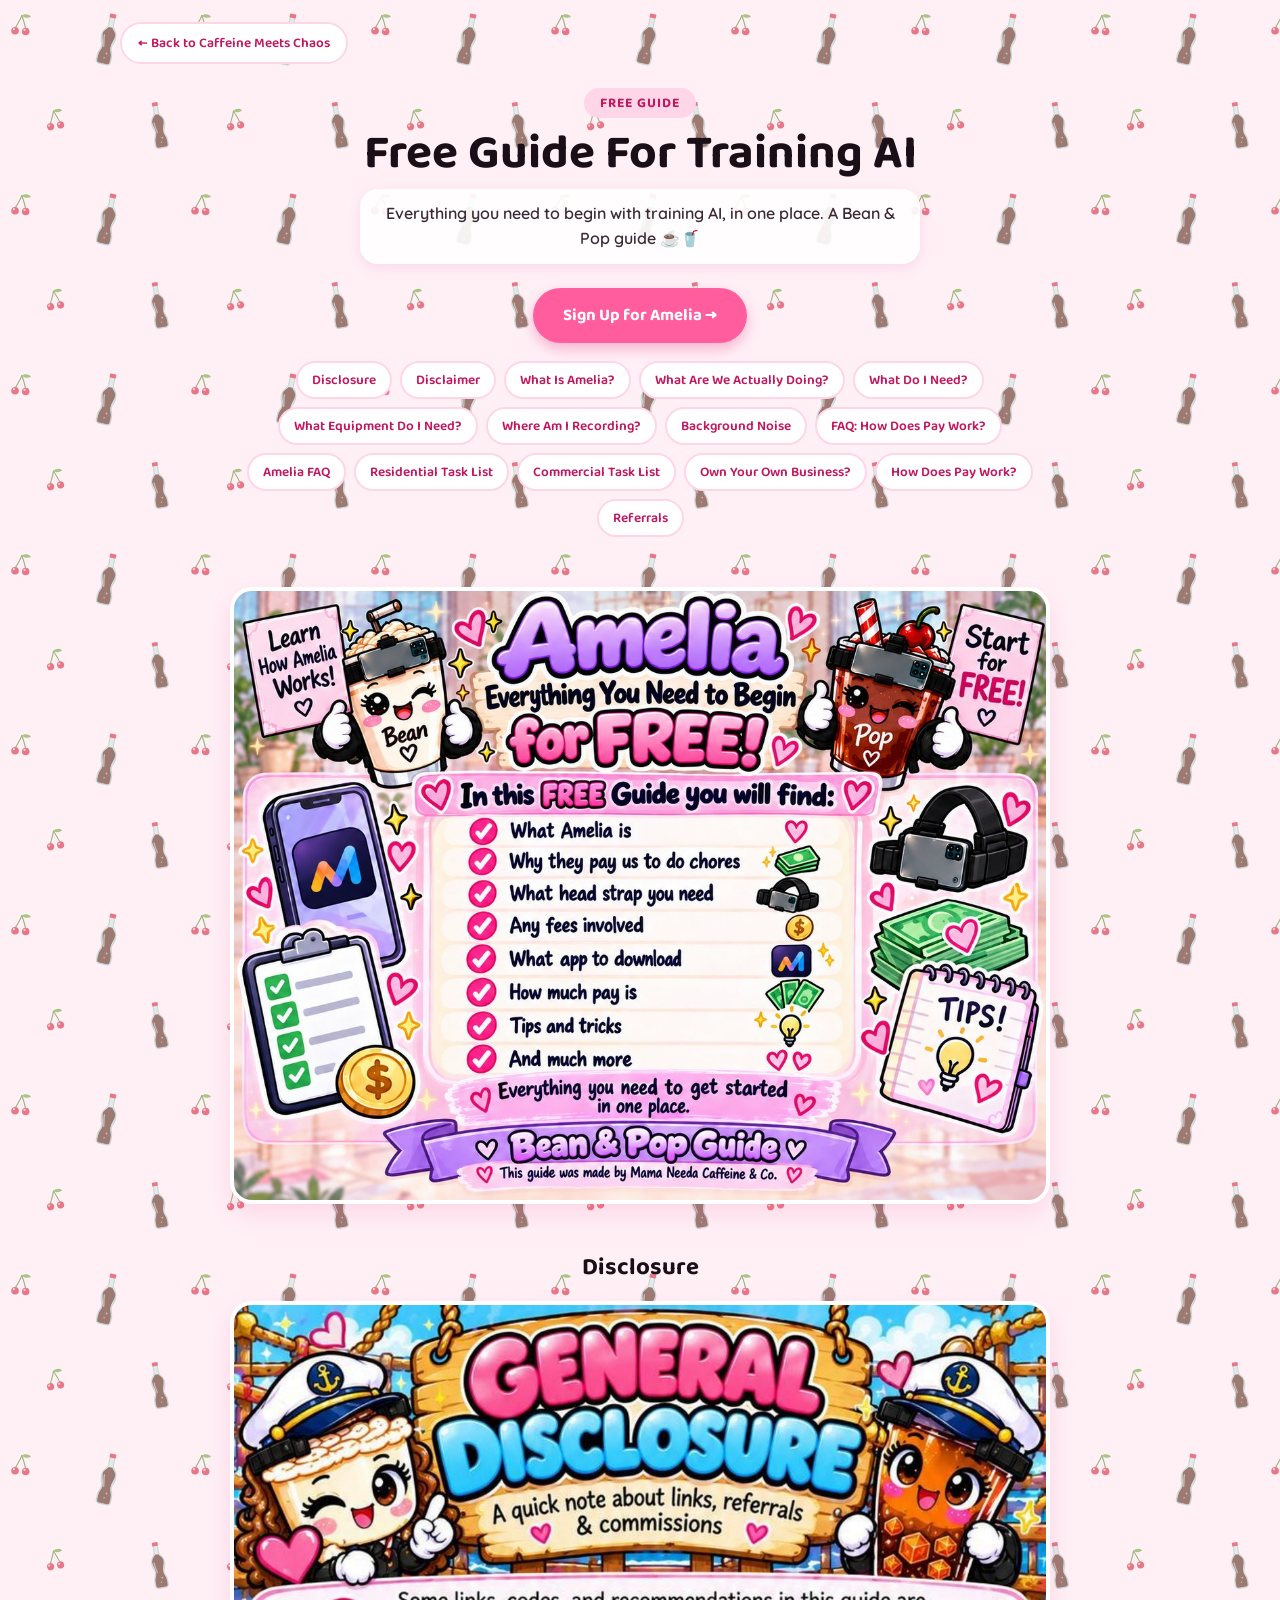
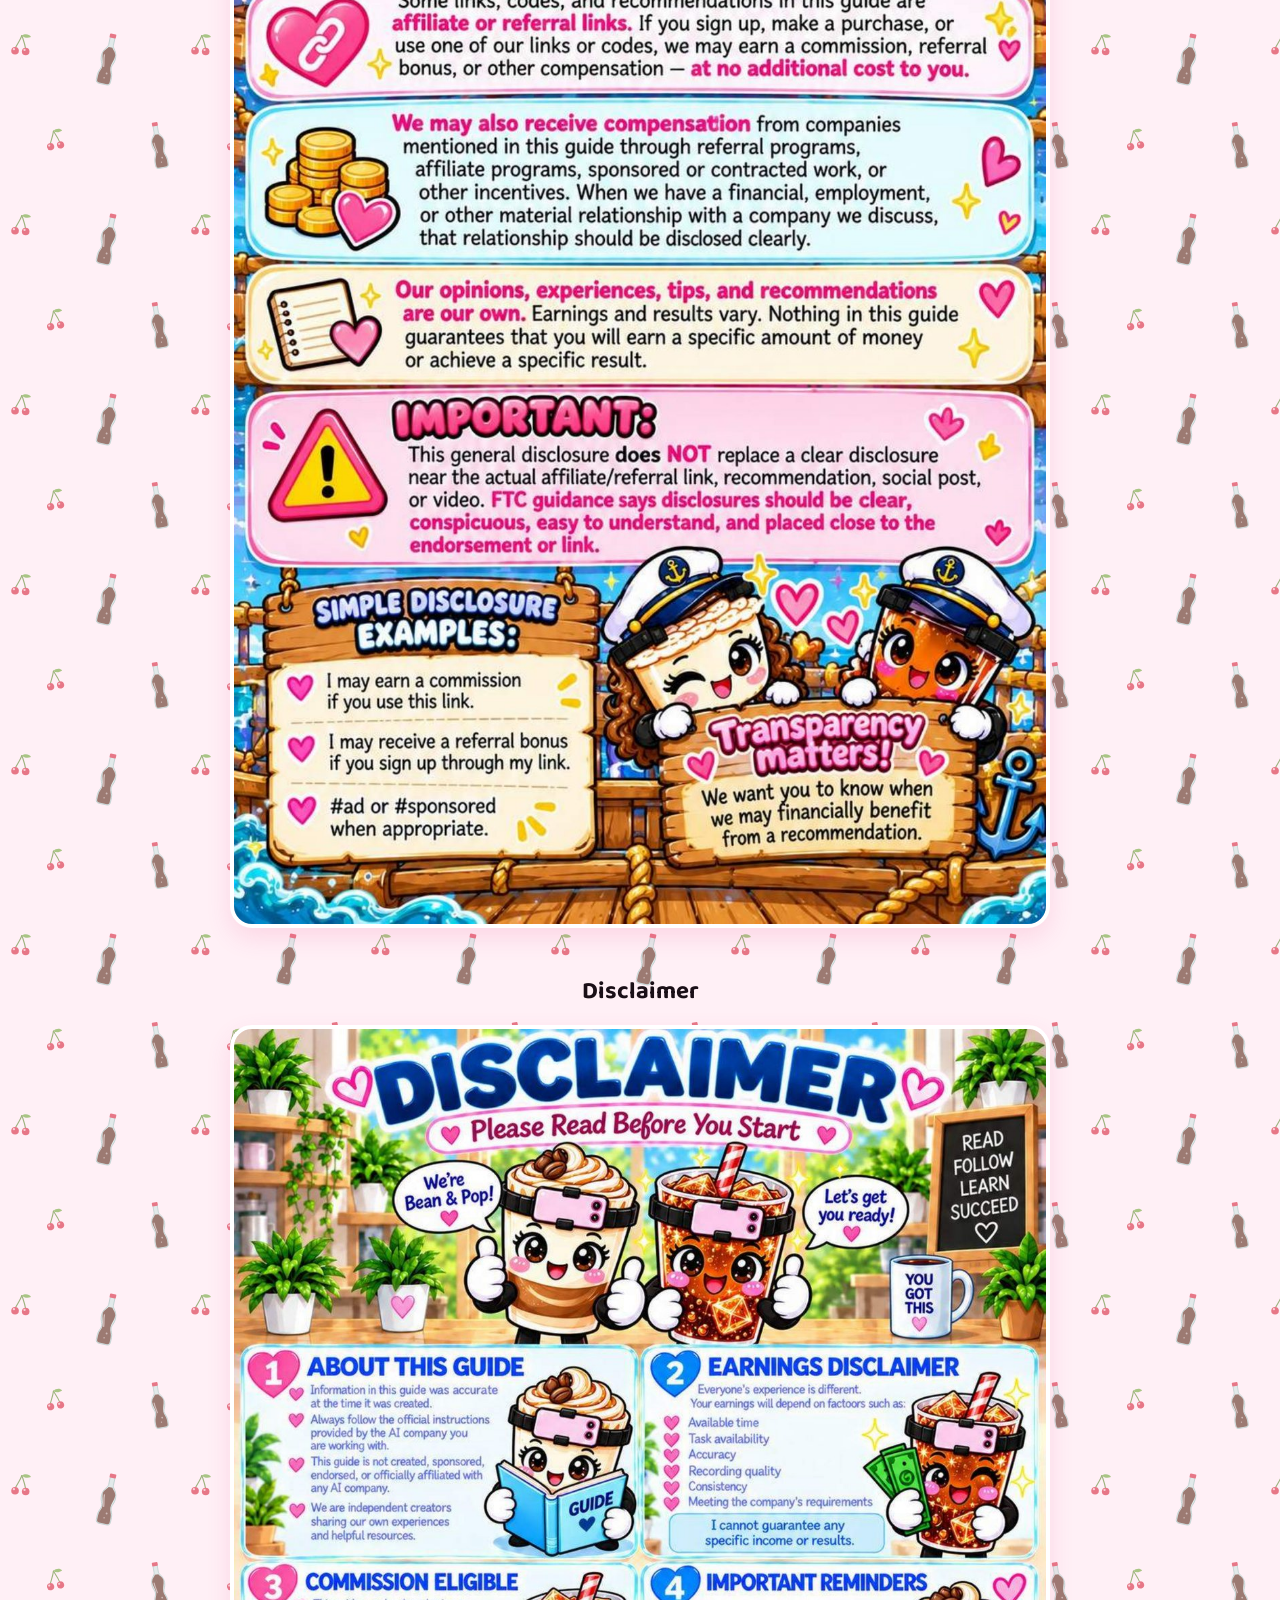
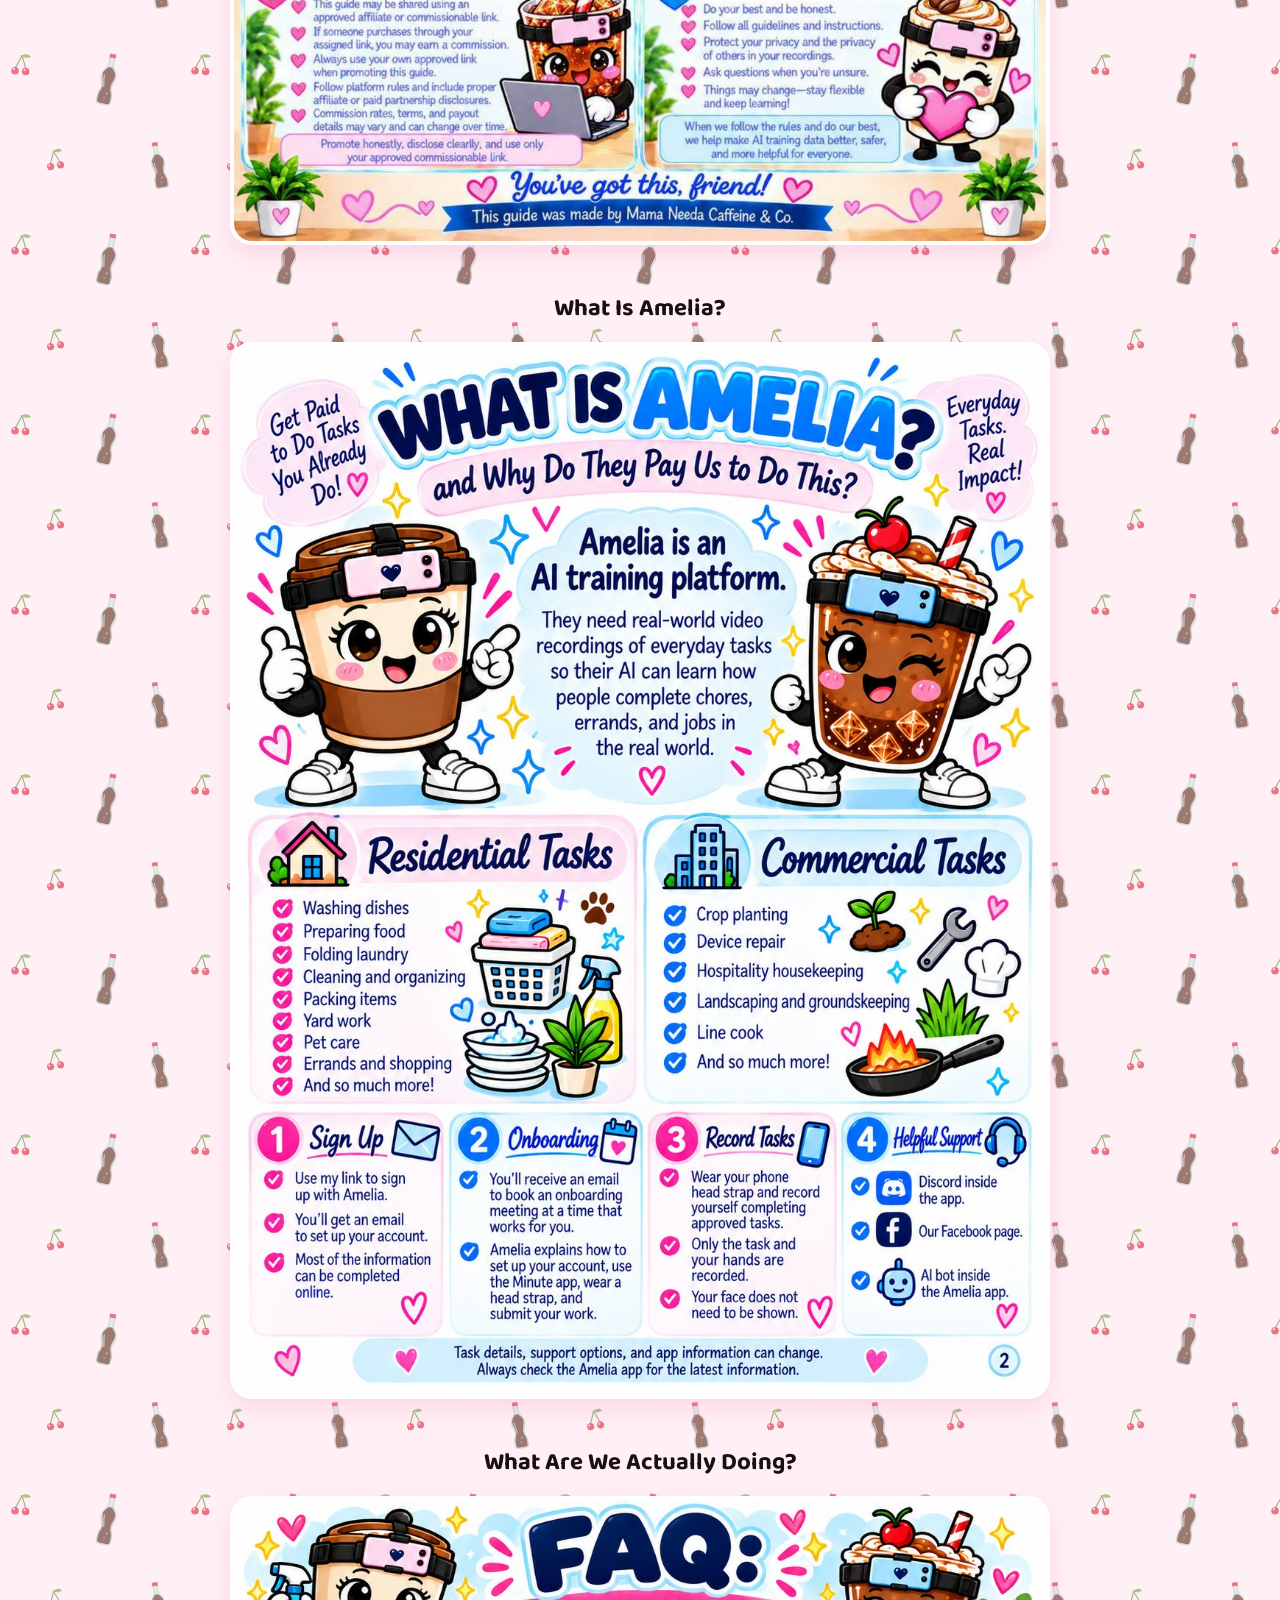
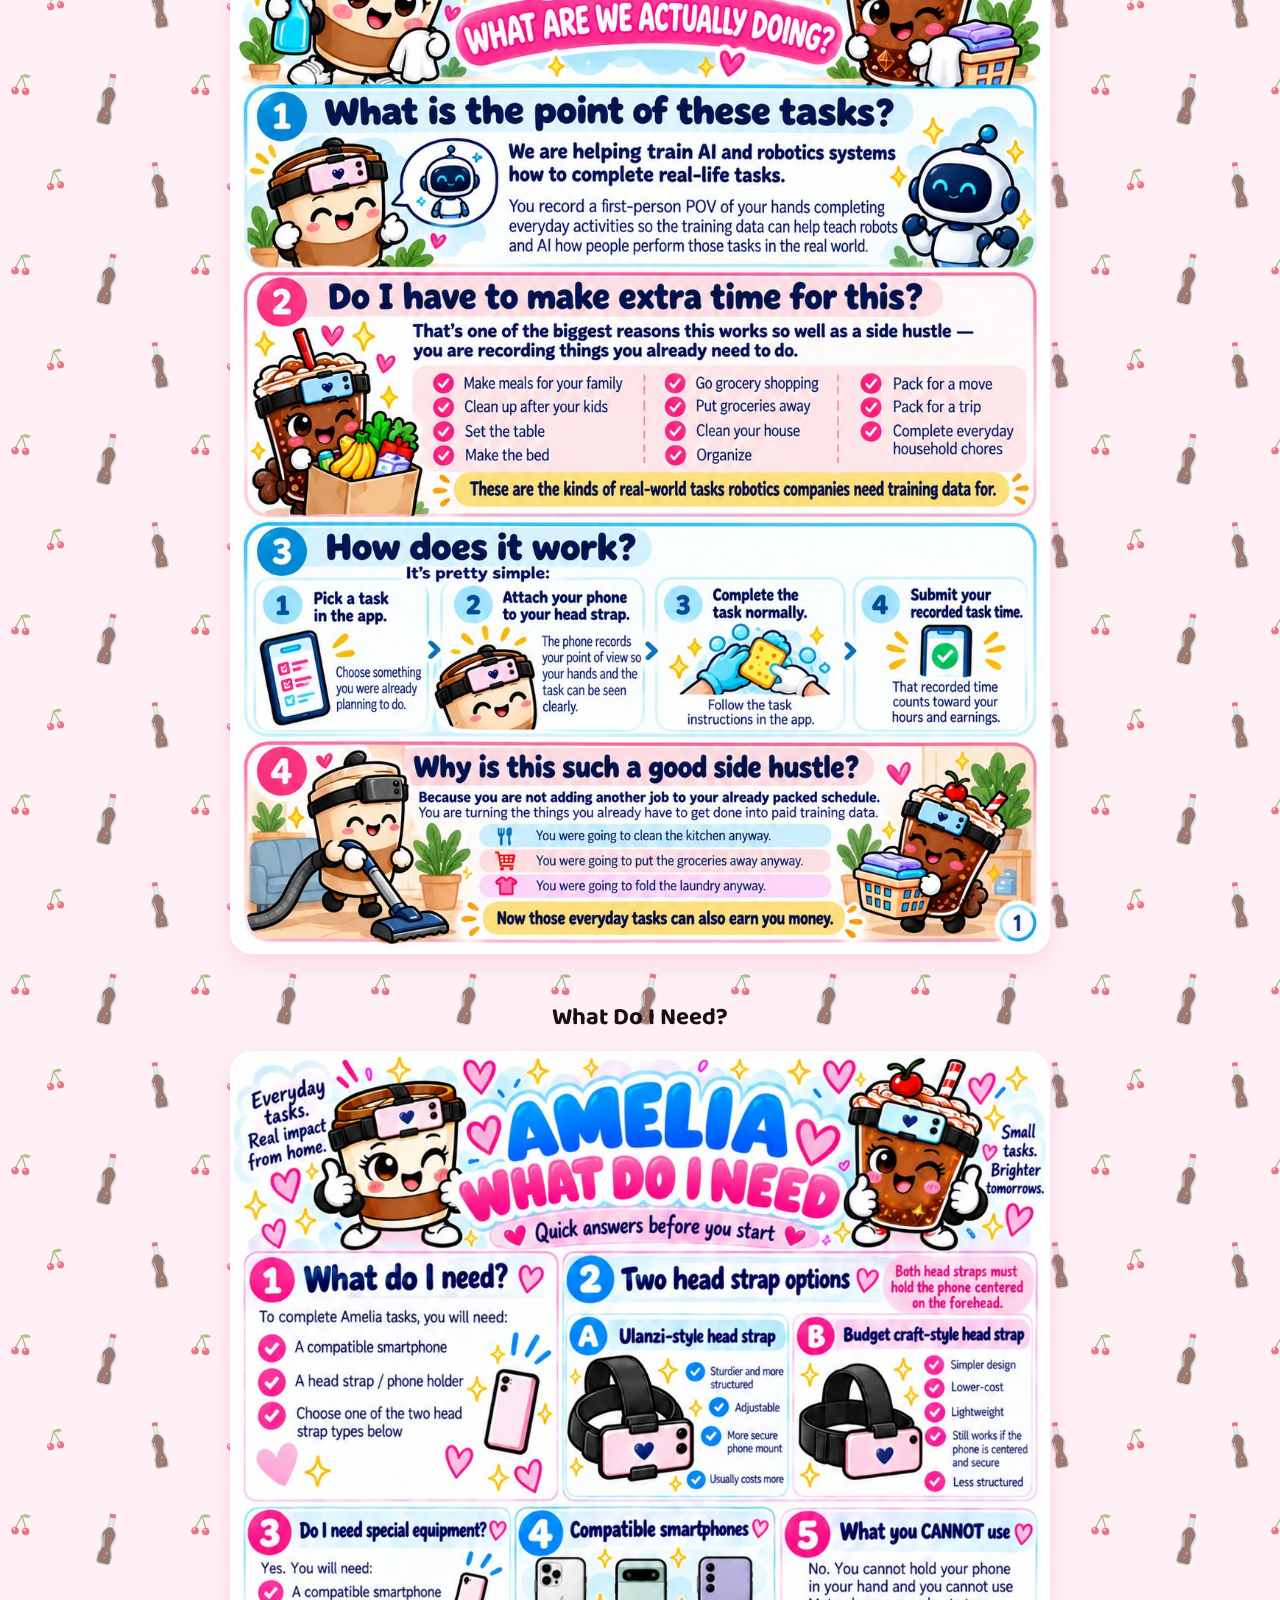
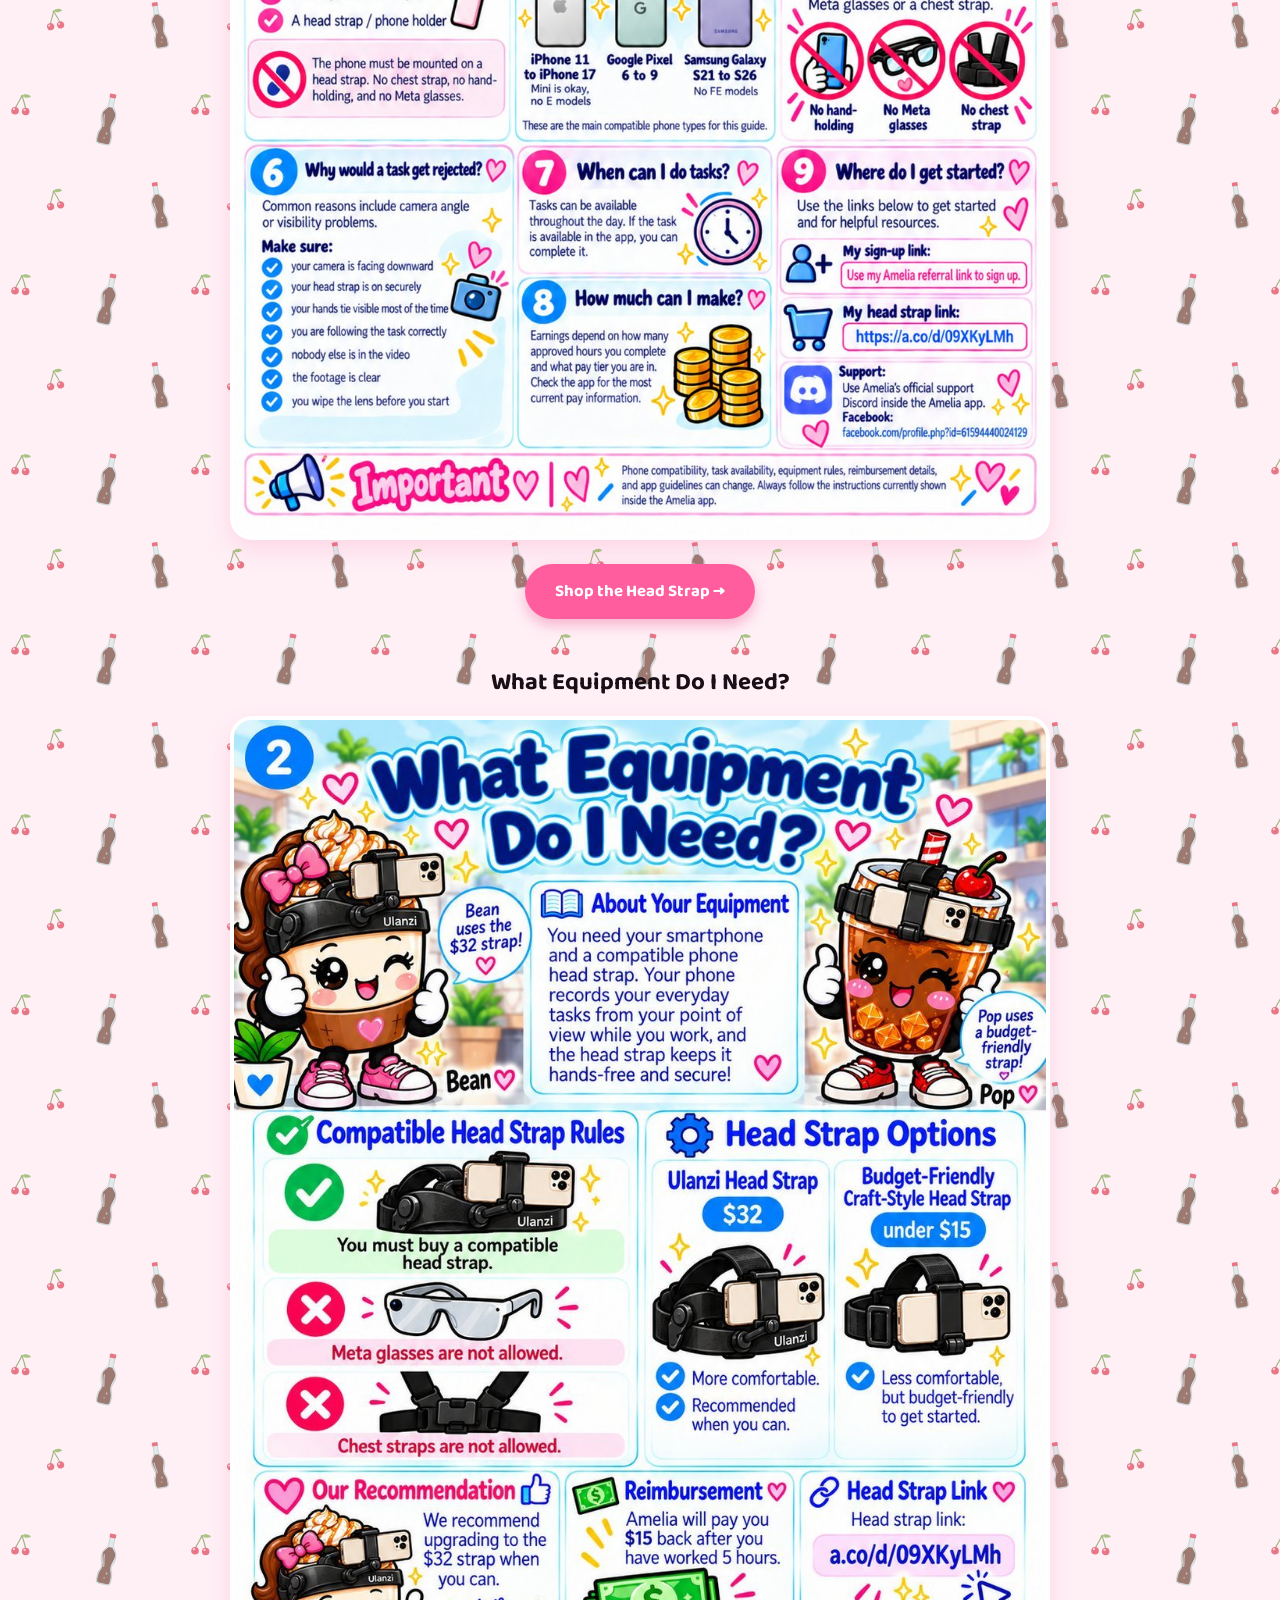
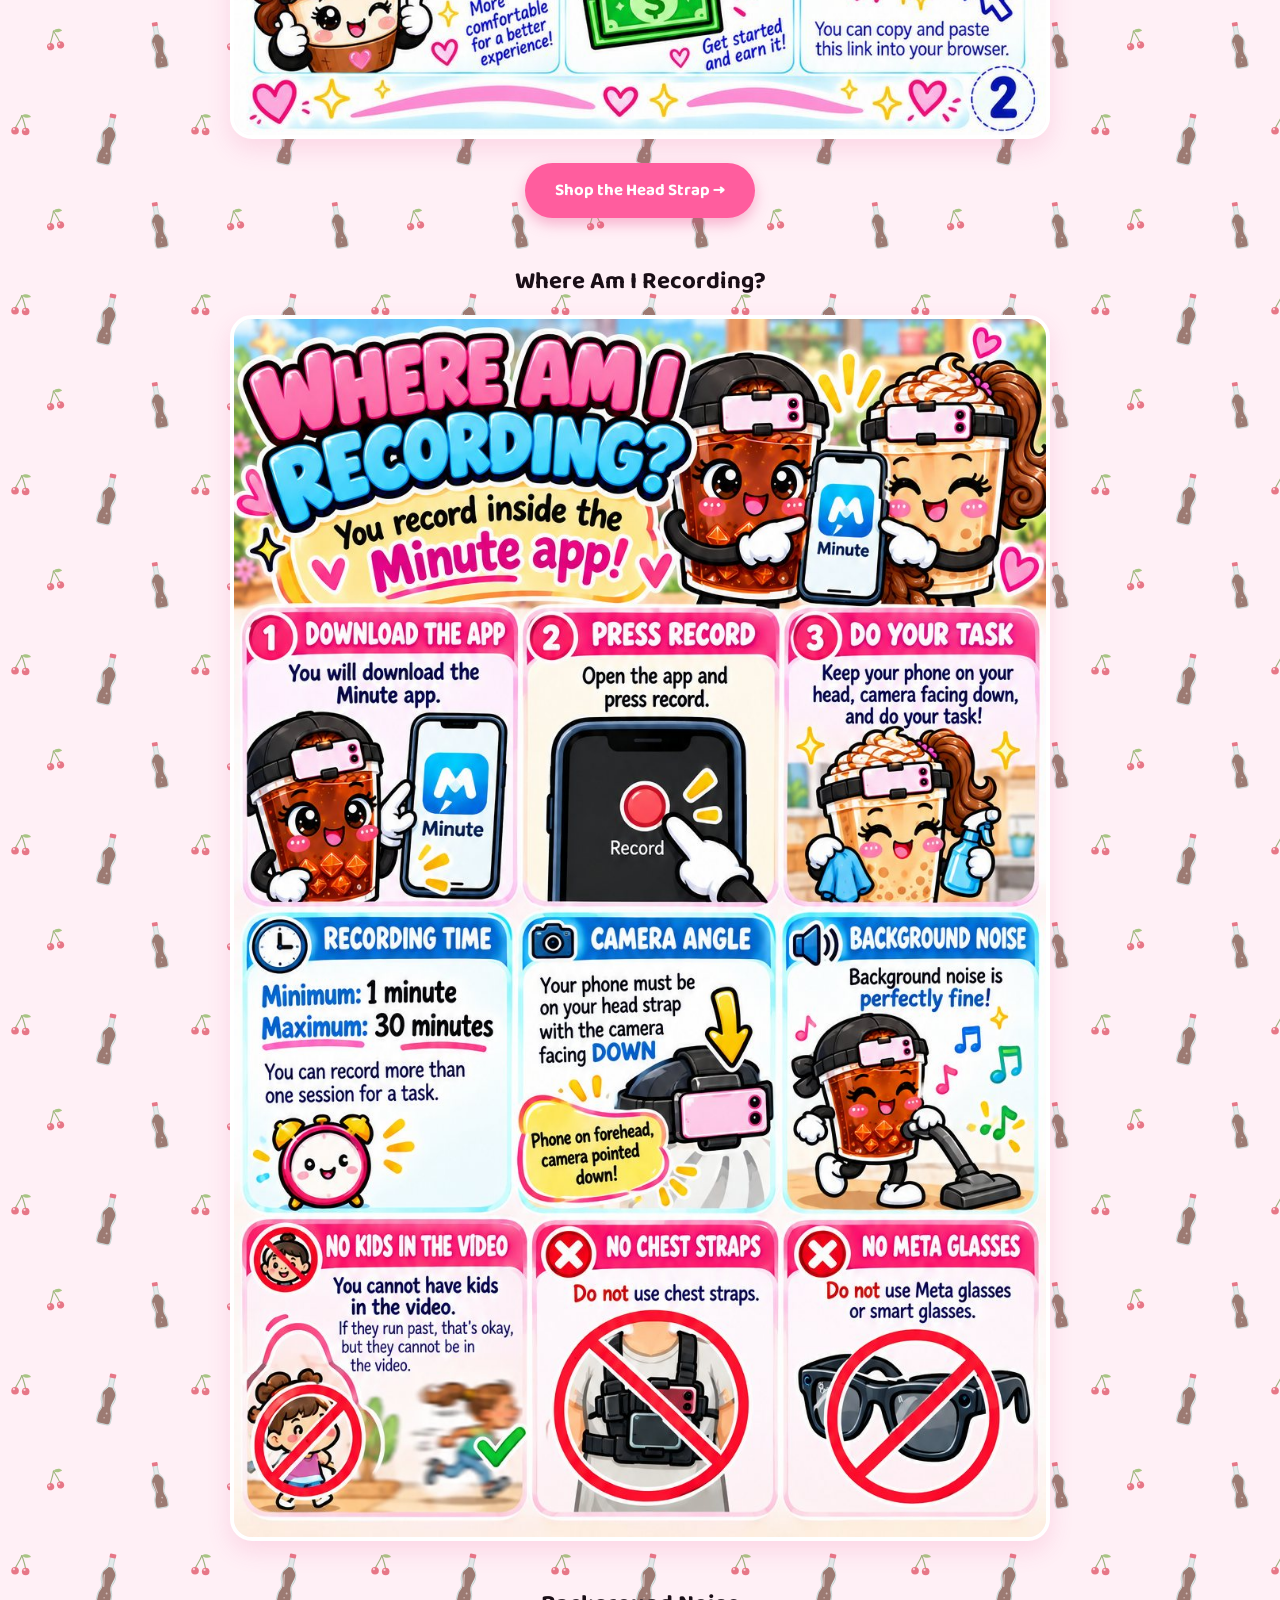
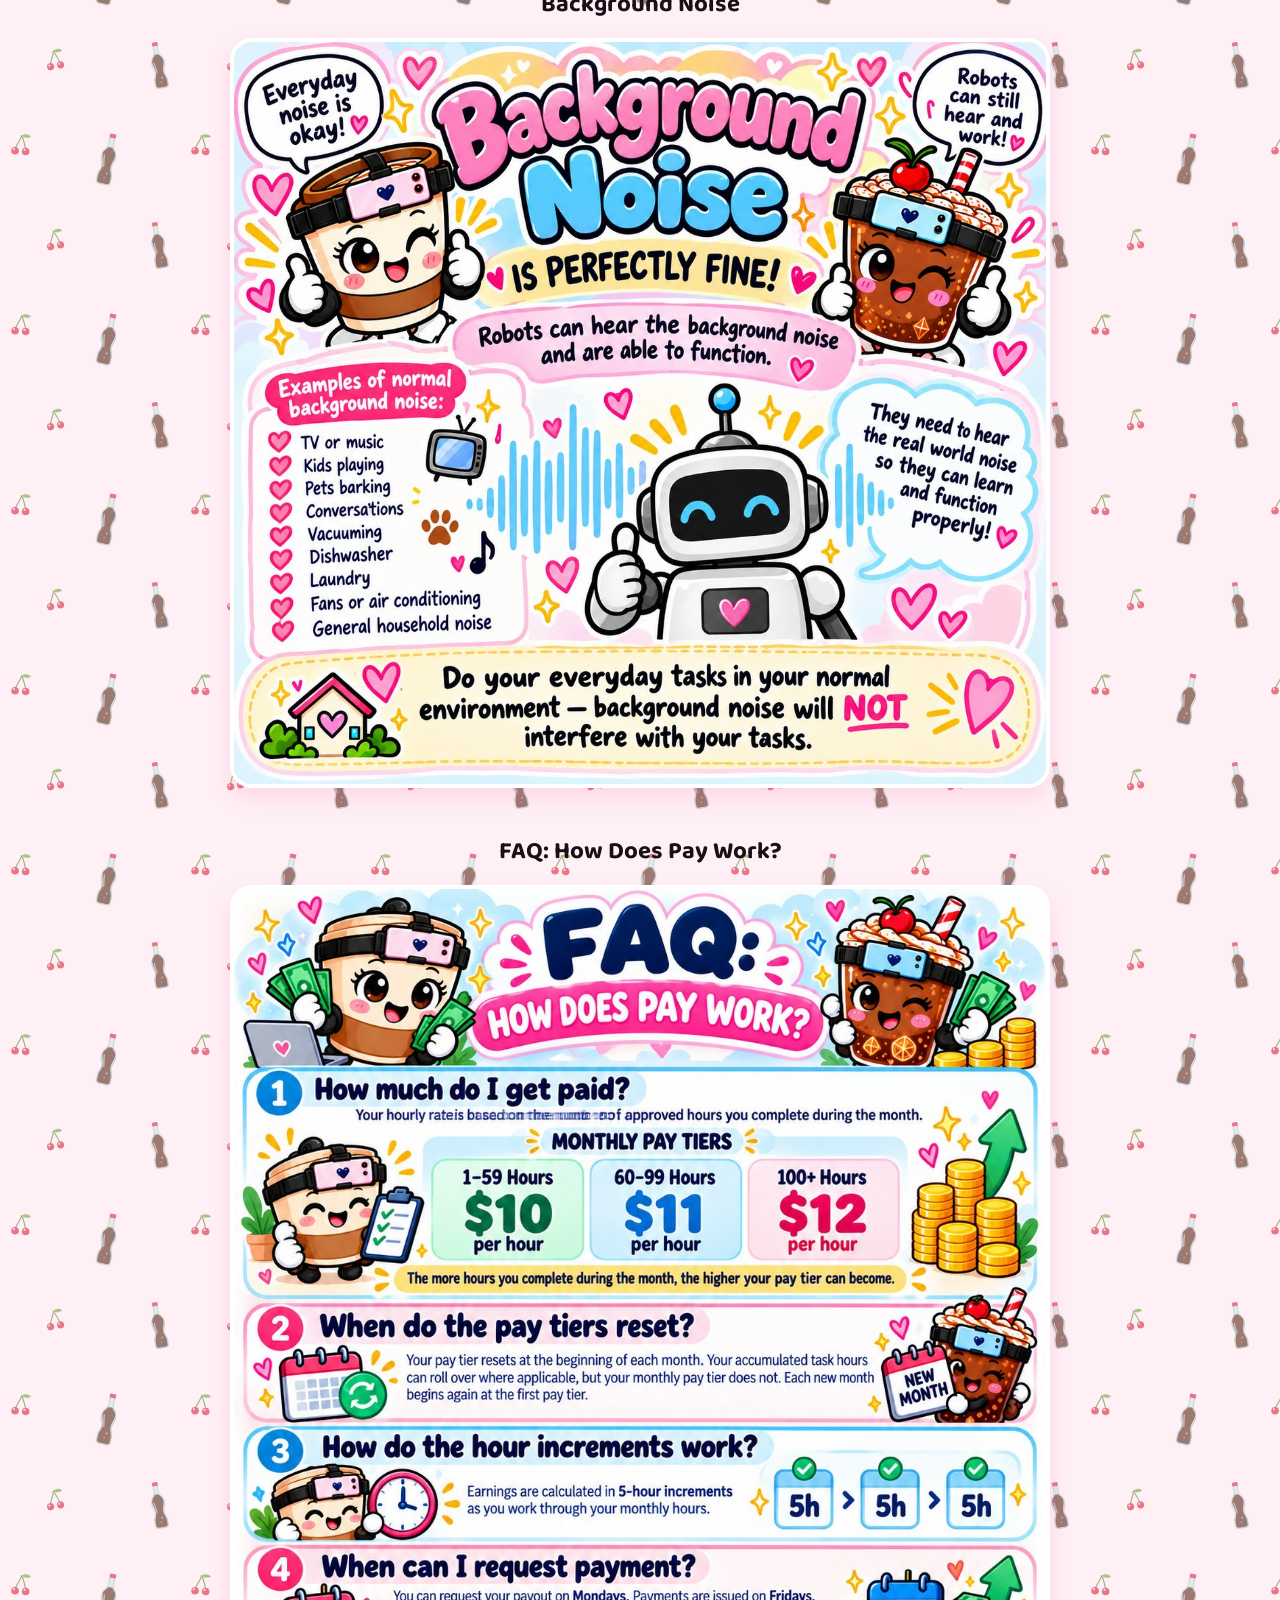
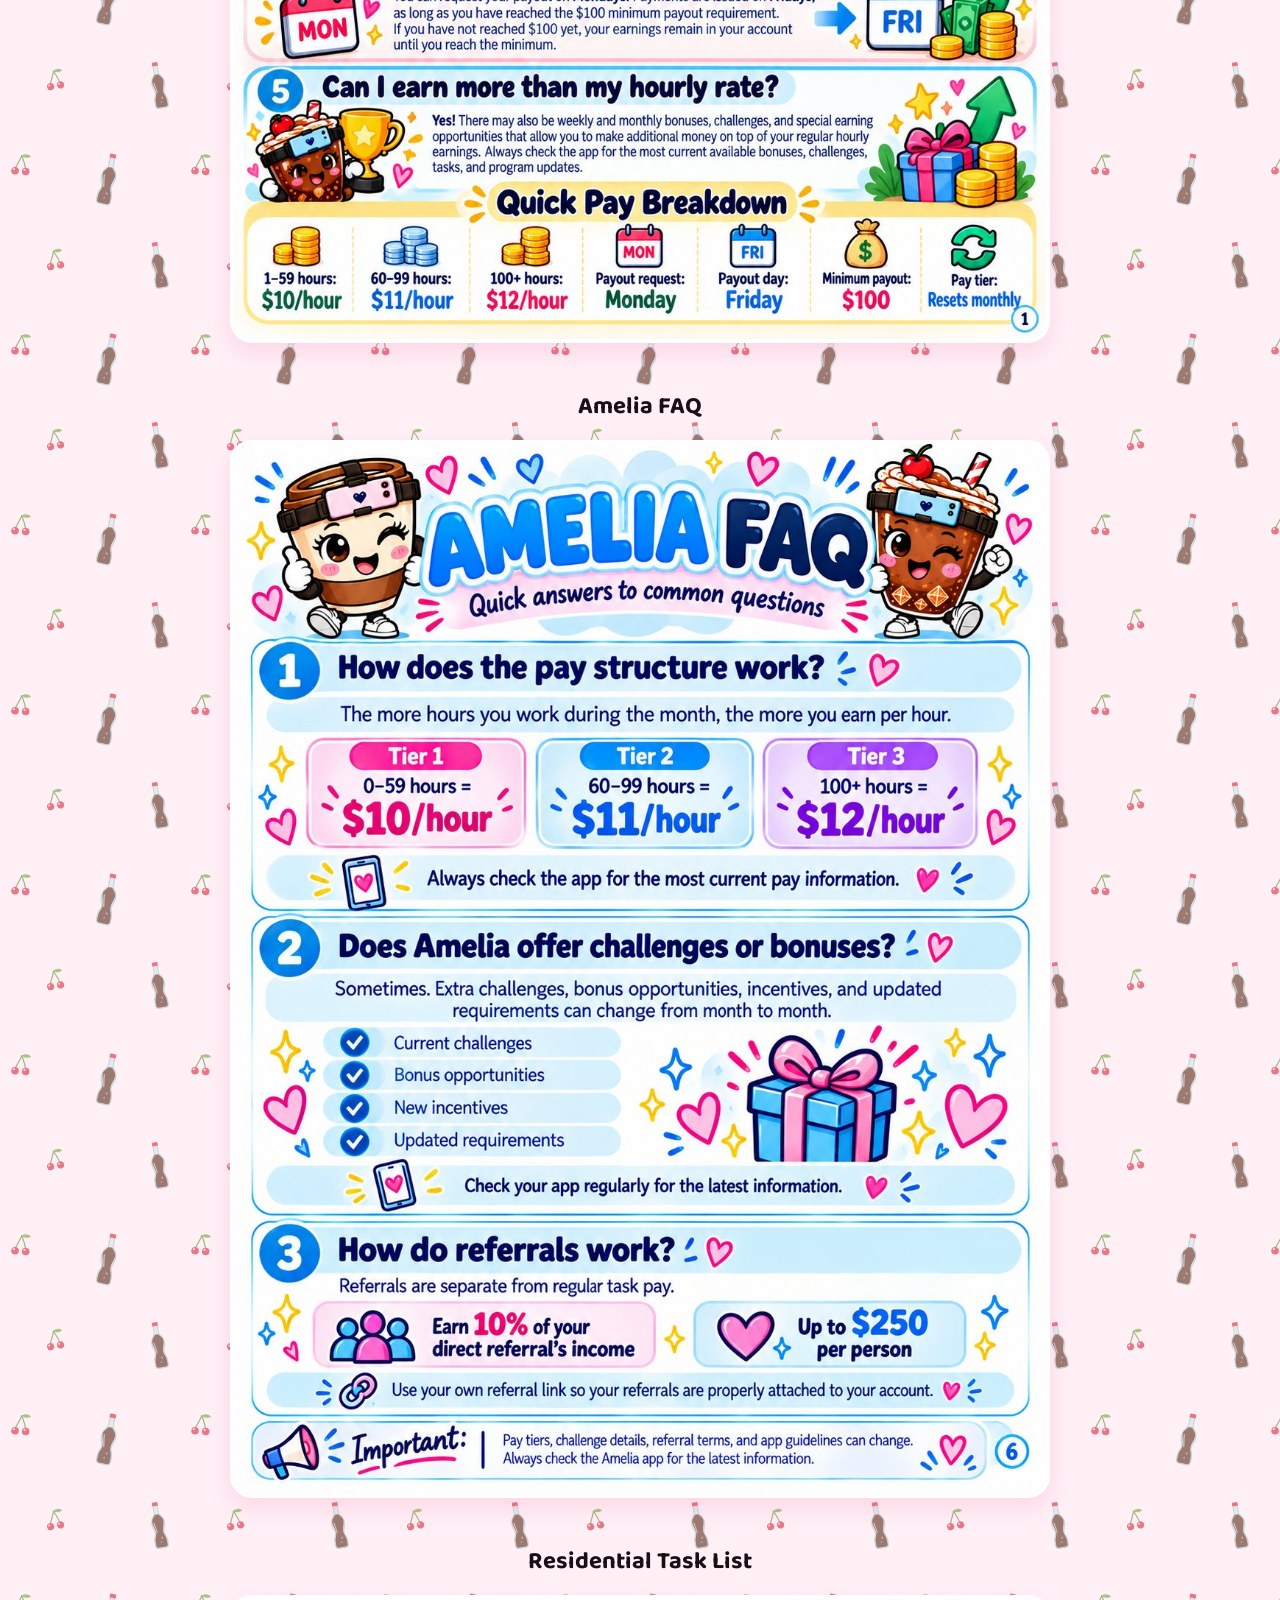
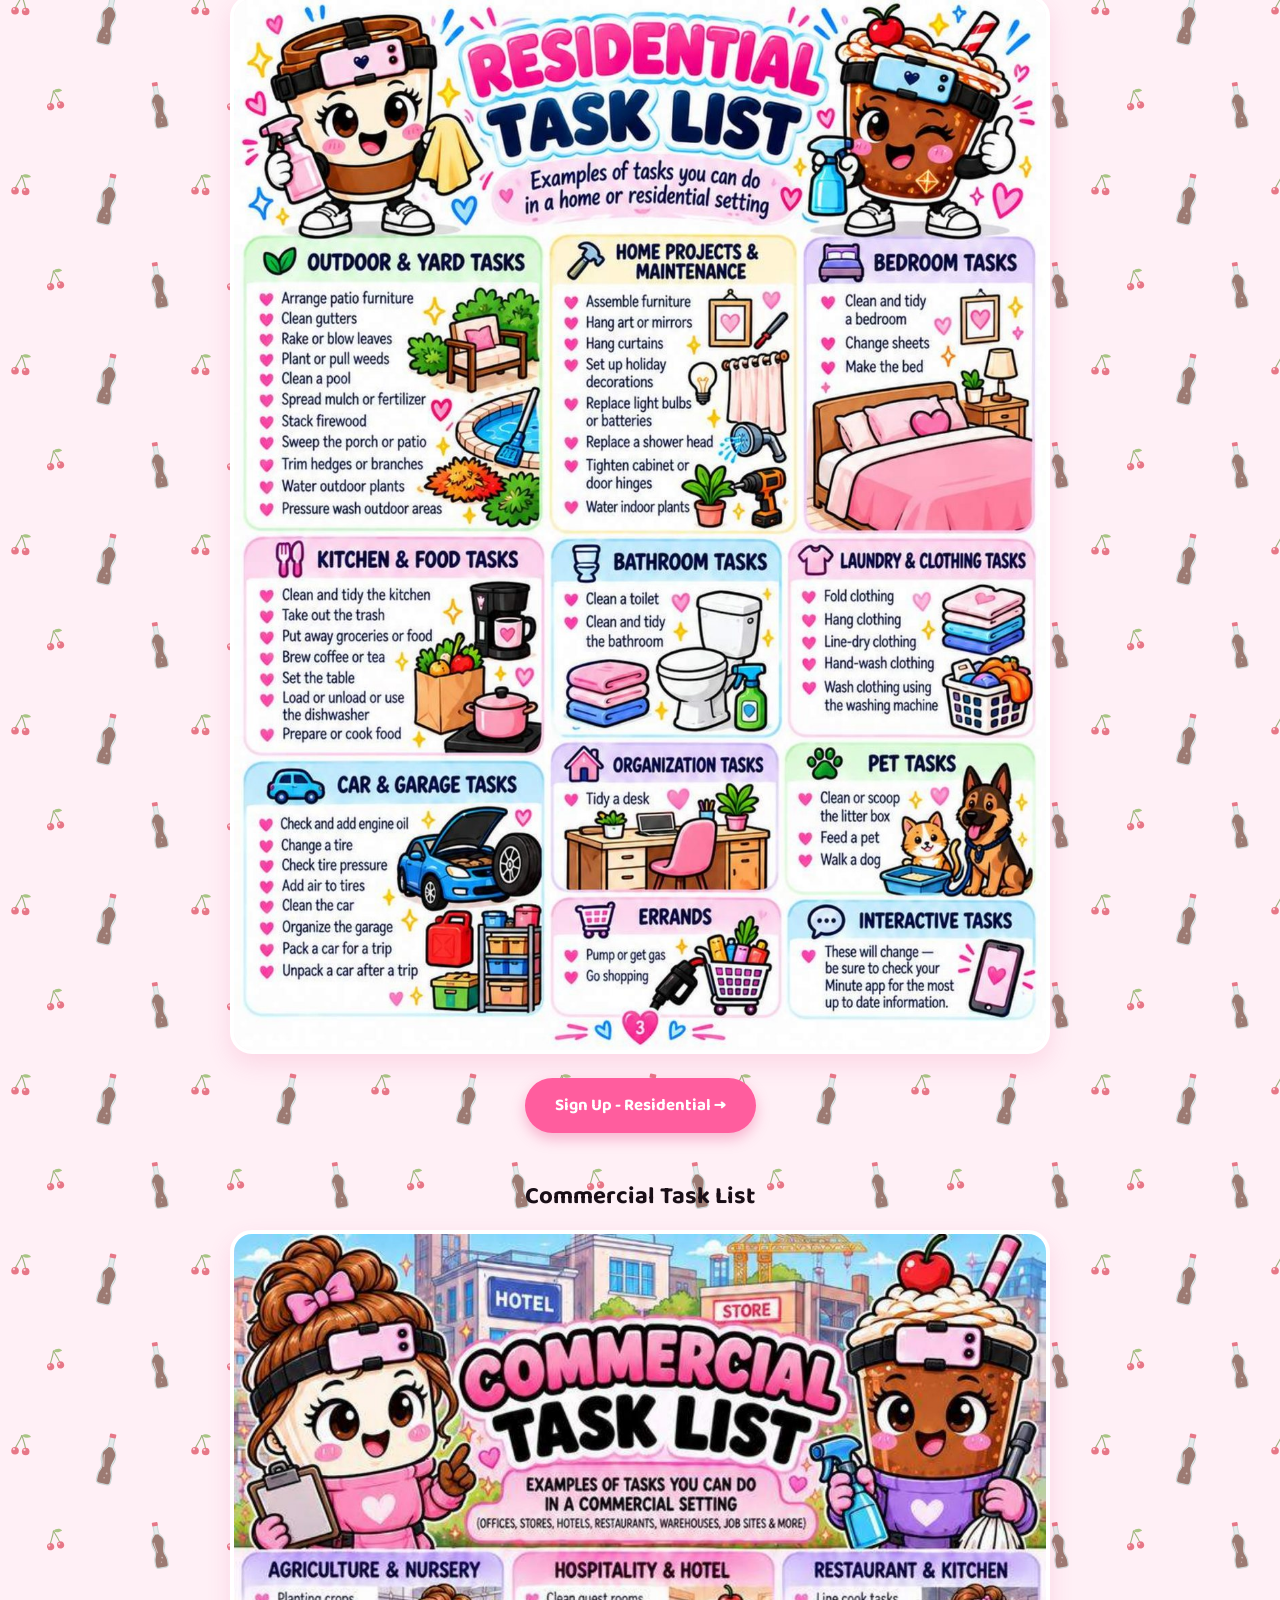
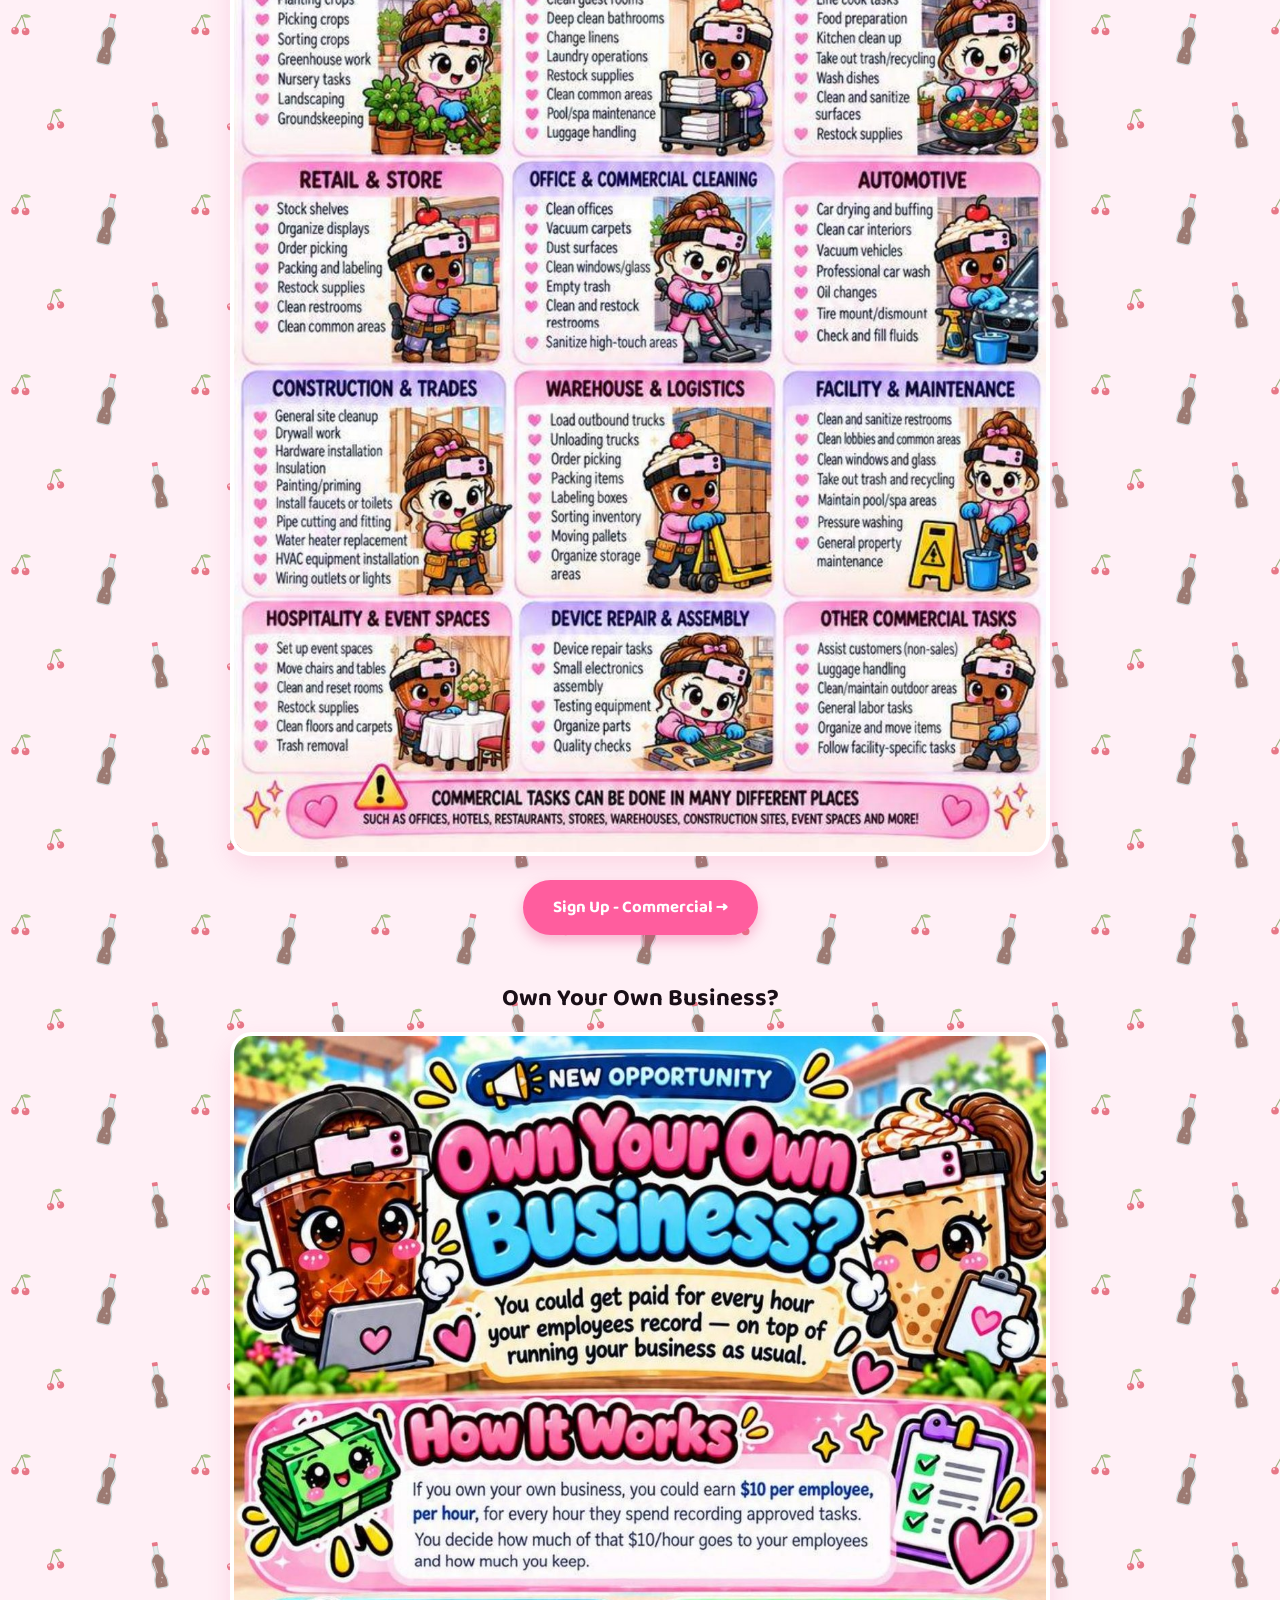
<file: free-guide/index.html>
<!DOCTYPE html>
<html lang="en">
<head>
<meta charset="UTF-8">
<meta name="viewport" content="width=device-width, initial-scale=1.0">
<title>Free Guide For Training AI - Caffeine Meets Chaos</title>
<meta name="description" content="A free Bean &amp; Pop guide to getting started training AI with Amelia.">
<link rel="preconnect" href="https://fonts.googleapis.com">
<link rel="preconnect" href="https://fonts.gstatic.com" crossorigin>
<link href="https://fonts.googleapis.com/css2?family=Baloo+2:wght@500;600;700;800&family=Chewy&family=Lobster&family=Quicksand:wght@500;600;700&display=swap" rel="stylesheet">
<link rel="stylesheet" href="../style.css">

<style>
.guide-hero{text-align:center;padding:24px 0 6px;}
.guide-hero .eyebrow{display:inline-block;background:var(--pink-soft);color:var(--pink-hot-deep);font-family:'Baloo 2',cursive;font-weight:700;border-radius:100px;padding:4px 16px;font-size:.85rem;letter-spacing:1px;text-transform:uppercase;}
.guide-hero h1{font-size:clamp(2rem,7vw,3rem);margin:10px 0 8px;line-height:1.1;}
.toc{display:flex;flex-wrap:wrap;justify-content:center;gap:8px;max-width:820px;margin:18px auto 0;}
.toc a{background:#fff;border:2px solid var(--pink-soft);border-radius:100px;padding:6px 14px;font-family:'Baloo 2',cursive;font-weight:600;font-size:.85rem;color:var(--pink-hot-deep);}
.toc a:hover{background:var(--pink-soft);}
.gpage{max-width:820px;margin:44px auto 0;scroll-margin-top:16px;}
.gpage h2{text-align:center;font-size:1.5rem;margin:0 0 14px;}
.gpage img{width:100%;height:auto;border-radius:22px;border:4px solid #fff;box-shadow:var(--shadow);background:#fff;}
.gcard{max-width:820px;margin:44px auto 0;background:#fff;border:3px solid var(--pink-soft);border-radius:22px;box-shadow:var(--shadow);padding:24px 26px;scroll-margin-top:16px;}
.gcard h2{font-size:1.45rem;margin:0 0 10px;text-align:center;}
.gcard p,.gcard li{color:var(--ink-soft);font-weight:600;font-size:.93rem;line-height:1.7;}
.gcard p{margin:0 0 10px;}
.gcard ul{margin:0;padding-left:20px;}
.gcard .center{text-align:center;margin-top:16px;}
.two-col{display:grid;grid-template-columns:1fr 1fr;gap:18px;max-width:820px;margin:44px auto 0;}
.two-col .gcard{margin:0;}
@media (max-width:640px){.two-col{grid-template-columns:1fr;}}
.tiers{display:grid;grid-template-columns:repeat(3,1fr);gap:12px;margin:12px 0 14px;}
.tier{background:var(--pink-bg);border-radius:16px;padding:12px 8px;text-align:center;}
.tier b{display:block;font-family:'Baloo 2',cursive;font-size:1.35rem;color:var(--pink-hot-deep);}
.tier span{font-size:.8rem;font-weight:700;color:var(--ink-soft);}
@media (max-width:480px){.tiers{grid-template-columns:1fr;}}
.cta-box{max-width:820px;margin:52px auto 0;background:var(--pink-soft);border-radius:26px;padding:30px 24px;text-align:center;}
.cta-box h2{margin:0 0 8px;font-size:1.6rem;}
.cta-box p{color:var(--ink);font-weight:600;margin:0 auto 18px;max-width:560px;line-height:1.6;}
.cta-box .btns{display:flex;flex-wrap:wrap;justify-content:center;gap:12px;}
.small-note{max-width:640px;margin:18px auto 0;text-align:center;color:var(--ink-soft);font-weight:600;font-size:.82rem;line-height:1.6;}
</style>
</head>
<body>
<div class="wrap">

  <a class="back-link" href="../index.html">← Back to Caffeine Meets Chaos</a>

  <section class="guide-hero">
    <span class="eyebrow">Free Guide</span>
    <h1>Free Guide For Training AI</h1>
    <p class="app-tag">Everything you need to begin with training AI, in one place. A Bean &amp; Pop guide ☕🥤</p>
    <div class="app-cta"><a class="btn" href="https://app.ameliachores.com/onboarding?ref=AAAAC8MEDELP" target="_blank" rel="noopener">Sign Up for Amelia →</a></div>
    <nav class="toc">
      <a href="#disclosure">Disclosure</a>
      <a href="#disclaimer">Disclaimer</a>
      <a href="#what-is-amelia">What Is Amelia?</a>
      <a href="#what-are-we-doing">What Are We Actually Doing?</a>
      <a href="#what-do-i-need">What Do I Need?</a>
      <a href="#head-straps">What Equipment Do I Need?</a>
      <a href="#recording">Where Am I Recording?</a>
      <a href="#background-noise">Background Noise</a>
      <a href="#pay-faq">FAQ: How Does Pay Work?</a>
      <a href="#amelia-faq">Amelia FAQ</a>
      <a href="#residential">Residential Task List</a>
      <a href="#commercial">Commercial Task List</a>
      <a href="#business">Own Your Own Business?</a>
      <a href="#pay">How Does Pay Work?</a>
      <a href="#referrals">Referrals</a>
    </nav>
  </section>

  <div class="gpage" id="cover">
    <img src="01-cover.jpg" alt="Amelia: Everything You Need to Begin for Free - Bean &amp; Pop Guide" width="1200" height="900">
  </div>

  <div class="gpage" id="disclosure">
    <h2>Disclosure</h2>
    <img src="00a-disclosure.jpg" alt="Disclosure" loading="lazy">
  </div>

  <div class="gpage" id="disclaimer">
    <h2>Disclaimer</h2>
    <img src="00b-disclaimer.jpg" alt="Disclaimer" loading="lazy">
  </div>

  <div class="gpage" id="what-is-amelia">
    <h2>What Is Amelia?</h2>
    <img src="02-what-is-amelia.jpg" alt="What Is Amelia?" loading="lazy">
  </div>

  <div class="gpage" id="what-are-we-doing">
    <h2>What Are We Actually Doing?</h2>
    <img src="03-what-are-we-doing.jpg" alt="What Are We Actually Doing?" loading="lazy">
  </div>

  <div class="gpage" id="what-do-i-need">
    <h2>What Do I Need?</h2>
    <img src="04-what-do-i-need.jpg" alt="What Do I Need?" loading="lazy">
    <div class="app-cta"><a class="btn" href="https://www.amazon.com/shop/adventuresthrumotherhood" target="_blank" rel="noopener">Shop the Head Strap →</a></div>
  </div>

  <div class="gpage" id="head-straps">
    <h2>What Equipment Do I Need?</h2>
    <img src="05-head-straps.jpg" alt="What Equipment Do I Need?" loading="lazy">
    <div class="app-cta"><a class="btn" href="https://www.amazon.com/shop/adventuresthrumotherhood" target="_blank" rel="noopener">Shop the Head Strap →</a></div>
  </div>

  <div class="gpage" id="recording">
    <h2>Where Am I Recording?</h2>
    <img src="06-where-am-i-recording.jpg" alt="Where Am I Recording?" loading="lazy">
  </div>

  <div class="gpage" id="background-noise">
    <h2>Background Noise</h2>
    <img src="07-background-noise.jpg" alt="Background Noise" loading="lazy">
  </div>

  <div class="gpage" id="pay-faq">
    <h2>FAQ: How Does Pay Work?</h2>
    <img src="08-how-does-pay-work.jpg" alt="FAQ: How Does Pay Work?" loading="lazy">
  </div>

  <div class="gpage" id="amelia-faq">
    <h2>Amelia FAQ</h2>
    <img src="09-amelia-faq.jpg" alt="Amelia FAQ" loading="lazy">
  </div>

  <div class="gpage" id="residential">
    <h2>Residential Task List</h2>
    <img src="11-residential-tasks.jpg" alt="Residential Task List" loading="lazy">
    <div class="app-cta"><a class="btn" href="https://app.ameliachores.com/onboarding?ref=AAAAC8MEDELP" target="_blank" rel="noopener">Sign Up - Residential →</a></div>
  </div>

  <div class="gpage" id="commercial">
    <h2>Commercial Task List</h2>
    <img src="12-commercial-tasks.jpg" alt="Commercial Task List" loading="lazy">
    <div class="app-cta"><a class="btn" href="https://app.ameliachores.com/onboarding?ref=AAAAC8MEDELP" target="_blank" rel="noopener">Sign Up - Commercial →</a></div>
  </div>

  <div class="gpage" id="business">
    <h2>Own Your Own Business?</h2>
    <img src="13-own-a-business.jpg" alt="Own Your Own Business?" loading="lazy">
    <div class="app-cta"><a class="btn" href="https://ameliarobotics.com/amelia/referrals/invite/bcf6612f-5311-49c9-bede-e82e0bfeffa1" target="_blank" rel="noopener">I Own a Business →</a></div>
  </div>

  <div class="gpage" id="pay">
    <h2>How Does Pay Work?</h2>
    <img src="14-how-pay-works.jpg" alt="How Does Pay Work?" loading="lazy">
  </div>

  <div class="gpage" id="referrals">
    <h2>Referrals</h2>
    <img src="15-referrals.jpg" alt="Referrals" loading="lazy">
    <div class="app-cta"><a class="btn" href="https://app.ameliachores.com/onboarding?ref=AAAAC8MEDELP" target="_blank" rel="noopener">Sign Up for Amelia →</a></div>
  </div>

  <div class="cta-box">
    <h2>Ready to Get Started? ☕</h2>
    <p>Sign up with the link below, grab a compatible head strap, and join our Facebook community for help and task talk.</p>
    <div class="btns">
      <a class="btn" href="https://app.ameliachores.com/onboarding?ref=AAAAC8MEDELP" target="_blank" rel="noopener">Sign Up for Amelia</a>
      <a class="btn" href="https://www.amazon.com/shop/adventuresthrumotherhood" target="_blank" rel="noopener">Shop the Head Strap</a>
      <a class="btn" href="https://www.facebook.com/profile.php?id=61594440024129" target="_blank" rel="noopener">Join the Facebook Group</a>
    </div>
  </div>

  <div class="cta-box" style="background:#fff;border:3px solid var(--pink-soft);">
    <h2>Want the Full Playbook? 📘</h2>
    <p>This free guide covers the basics. The Amelia AI Training Playbook is the complete step-by-step version, with everything we've learned about getting approved, avoiding rejections, and making the most of your hours.</p>
    <div class="btns"><a class="btn" href="../playbook.html">Get the Amelia Playbook →</a></div>
  </div>

  <p class="small-note">Pay tiers, bonuses, referral terms, compatible phones, and app guidelines can change. Always check the Amelia app for the most current information.</p>

  <footer>
    <p>© Caffeine Meets Chaos · The Caffeinated Hustle</p>
  </footer>

</div>
</body>
</html>
</file>
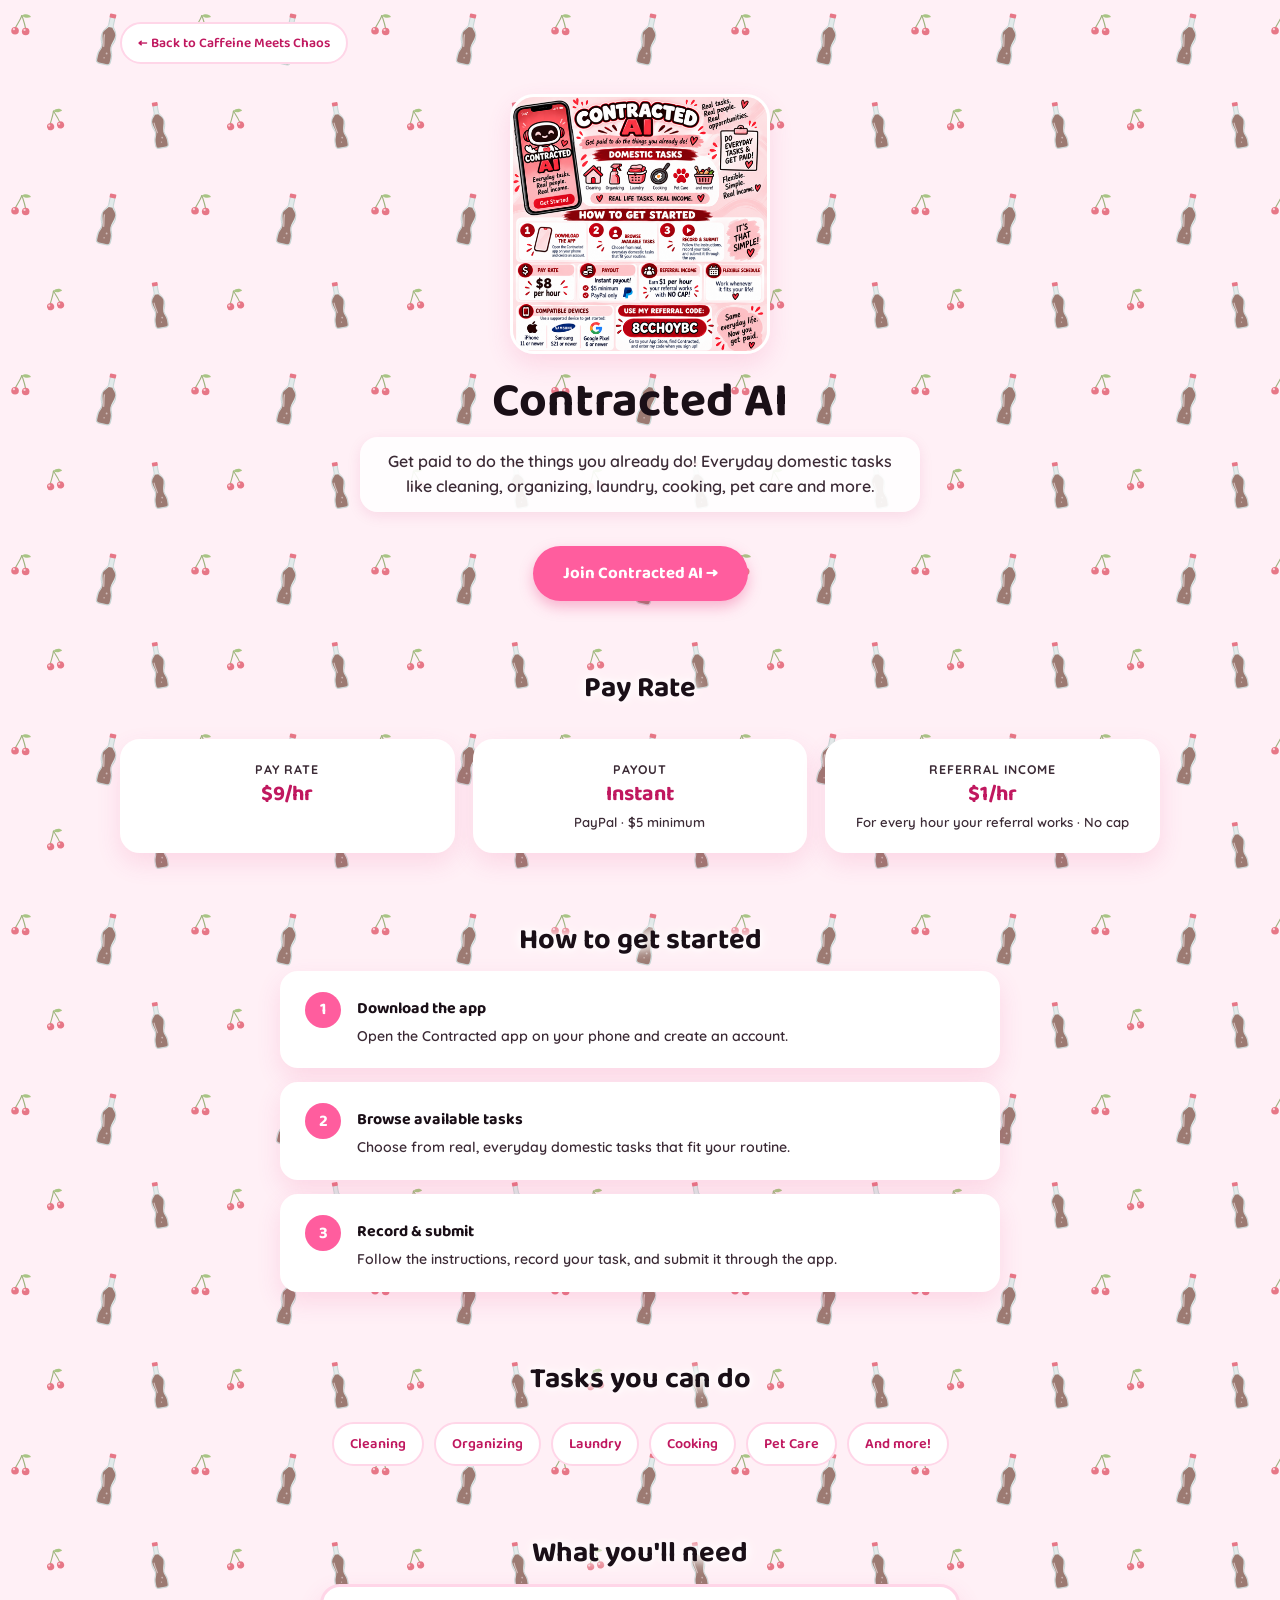
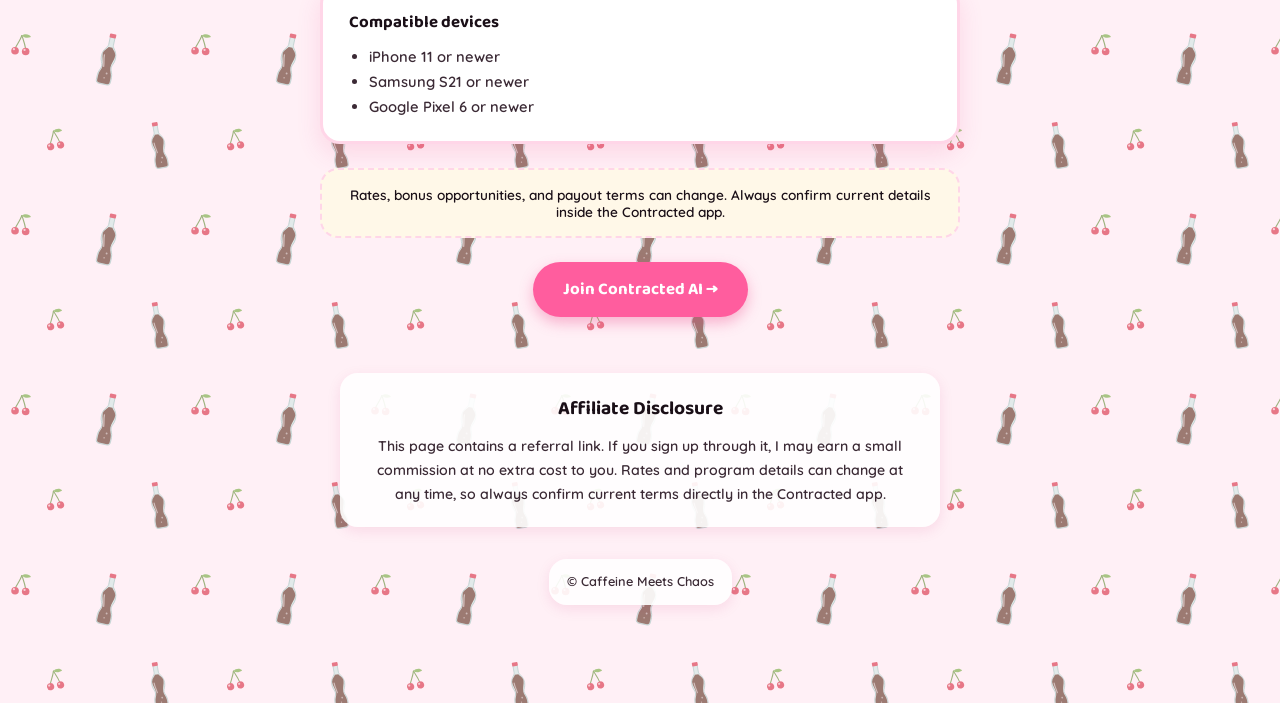
<file: contracted-ai-info.html>
<!DOCTYPE html>
<html lang="en">
<head>
<meta charset="UTF-8">
<meta name="viewport" content="width=device-width, initial-scale=1.0">
<title>Contracted AI - Caffeine Meets Chaos</title>
<link rel="preconnect" href="https://fonts.googleapis.com">
<link rel="preconnect" href="https://fonts.gstatic.com" crossorigin>
<link href="https://fonts.googleapis.com/css2?family=Baloo+2:wght@500;600;700;800&family=Chewy&family=Lobster&family=Quicksand:wght@500;600;700&display=swap" rel="stylesheet">
<link rel="stylesheet" href="style.css">
</head>
<body>

<div class="wrap">

  <a class="back-link" href="index.html">← Back to Caffeine Meets Chaos</a>

  <section class="app-hero">
    <img src="contracted-ai.png" alt="Contracted AI">
    <h1>Contracted AI</h1>
    <p class="app-tag">Get paid to do the things you already do! Everyday domestic tasks like cleaning, organizing, laundry, cooking, pet care and more.</p>
  </section>

  <div class="app-cta">
    <a class="btn" href="https://contracted.ai/interview/4?ref=9PKQ6UMA" target="_blank" rel="noopener">Join Contracted AI →</a>
  </div>

  <h2 class="section-title">Pay Rate</h2>
  <div class="stat-row">
    <div class="stat-card">
      <p class="stat-label">Pay Rate</p>
      <p class="stat-value">$9/hr</p>
      
    </div>
    <div class="stat-card">
      <p class="stat-label">Payout</p>
      <p class="stat-value">Instant</p>
      <p class="stat-detail">PayPal · $5 minimum</p>
    </div>
    <div class="stat-card">
      <p class="stat-label">Referral Income</p>
      <p class="stat-value">$1/hr</p>
      <p class="stat-detail">For every hour your referral works · No cap</p>
    </div>
  </div>

  <h2 class="section-title">How to get started</h2>
  <div class="steps-list">
    <div class="step-item">
      <div class="step-num">1</div>
      <div>
        <h4>Download the app</h4>
        <p>Open the Contracted app on your phone and create an account.</p>
      </div>
    </div>
    <div class="step-item">
      <div class="step-num">2</div>
      <div>
        <h4>Browse available tasks</h4>
        <p>Choose from real, everyday domestic tasks that fit your routine.</p>
      </div>
    </div>
    <div class="step-item">
      <div class="step-num">3</div>
      <div>
        <h4>Record &amp; submit</h4>
        <p>Follow the instructions, record your task, and submit it through the app.</p>
      </div>
    </div>
  </div>

  <h2 class="section-title">Tasks you can do</h2>
  <div class="task-chip-row">
    <span class="task-chip">Cleaning</span>
    <span class="task-chip">Organizing</span>
    <span class="task-chip">Laundry</span>
    <span class="task-chip">Cooking</span>
    <span class="task-chip">Pet Care</span>
    <span class="task-chip">And more!</span>
  </div>

  <h2 class="section-title">What you'll need</h2>
  <div class="requirements-box">
    <h4>Compatible devices</h4>
    <ul>
      <li>iPhone 11 or newer</li>
      <li>Samsung S21 or newer</li>
      <li>Google Pixel 6 or newer</li>
    </ul>
  </div>

  <div class="faq-note">Rates, bonus opportunities, and payout terms can change. Always confirm current details inside the Contracted app.</div>

  <div class="app-cta">
    <a class="btn" href="https://contracted.ai/interview/4?ref=9PKQ6UMA" target="_blank" rel="noopener">Join Contracted AI →</a>
  </div>

  <div class="disclosure">
    <h3>Affiliate Disclosure</h3>
    <p>This page contains a referral link. If you sign up through it, I may earn a small commission at no extra cost to you. Rates and program details can change at any time, so always confirm current terms directly in the Contracted app.</p>
  </div>

  <footer>
    <p>© Caffeine Meets Chaos</p>
  </footer>

</div>

</body>
</html>
</file>
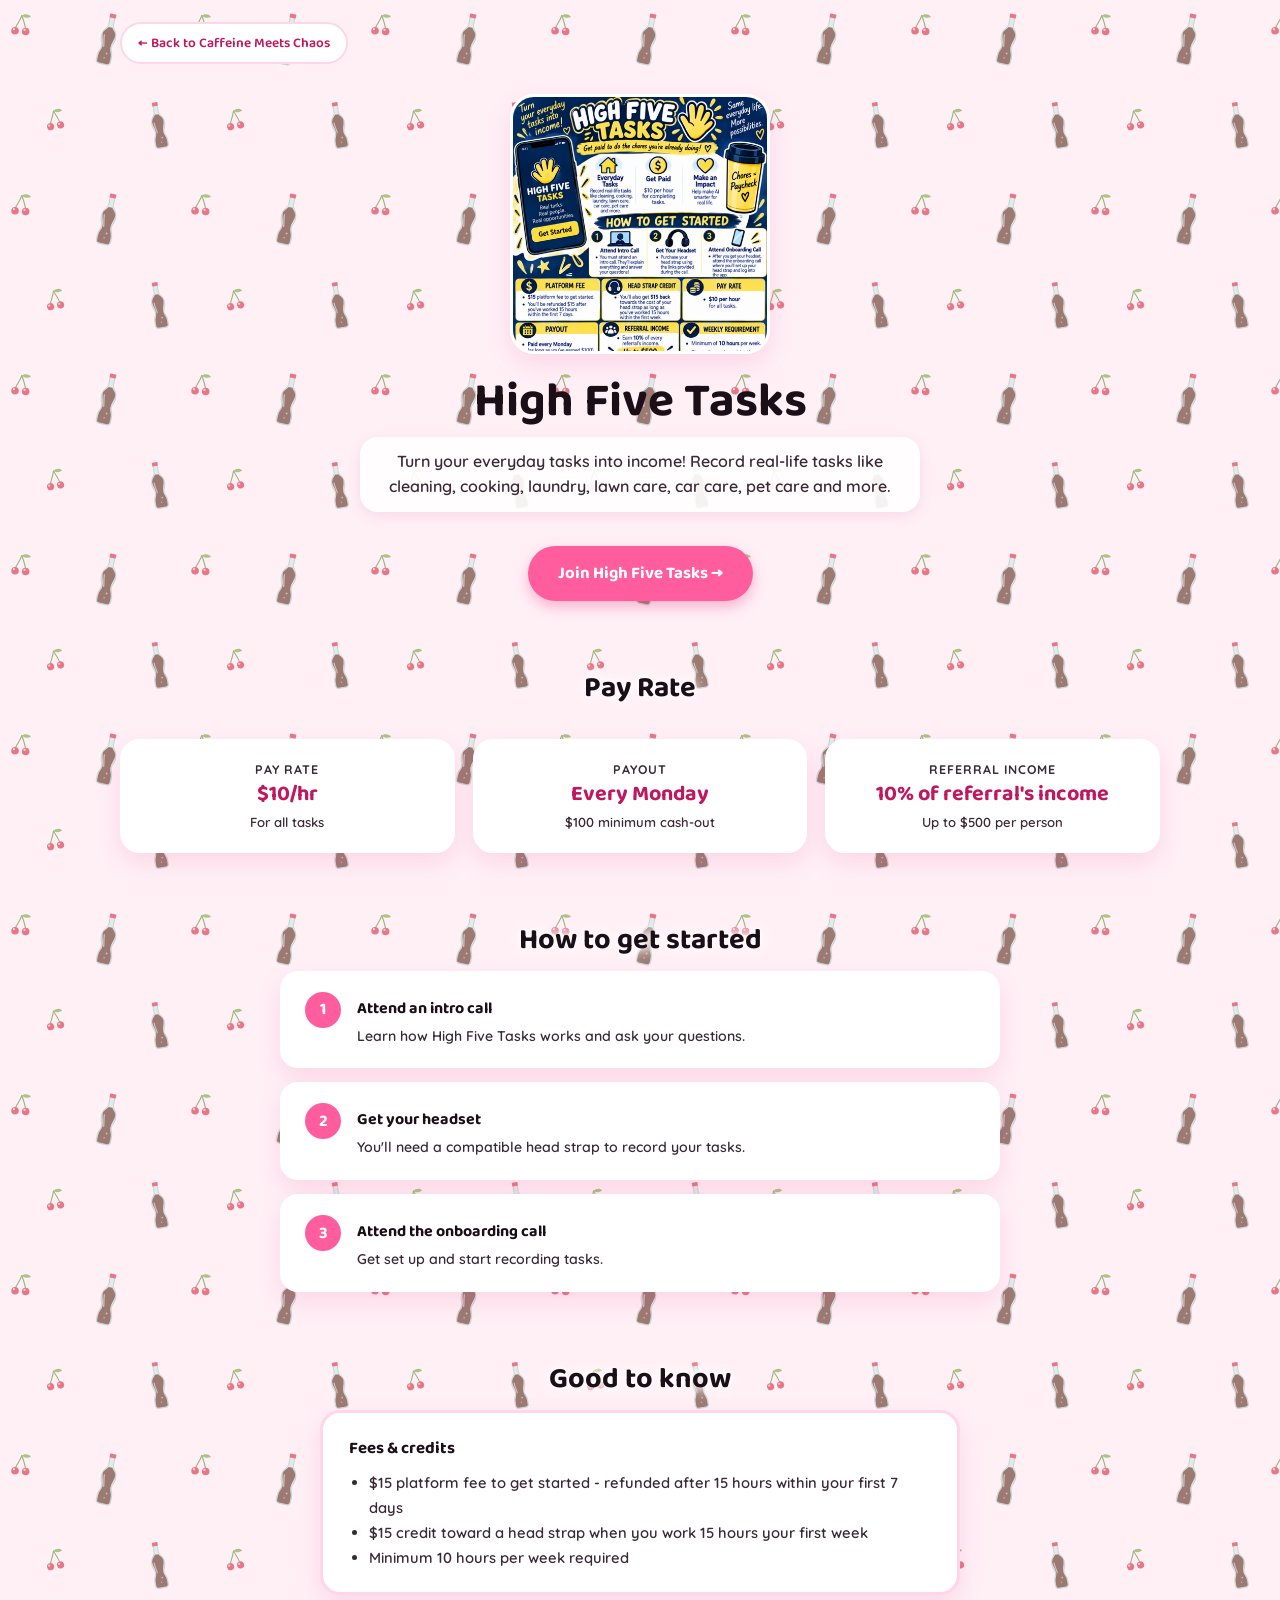
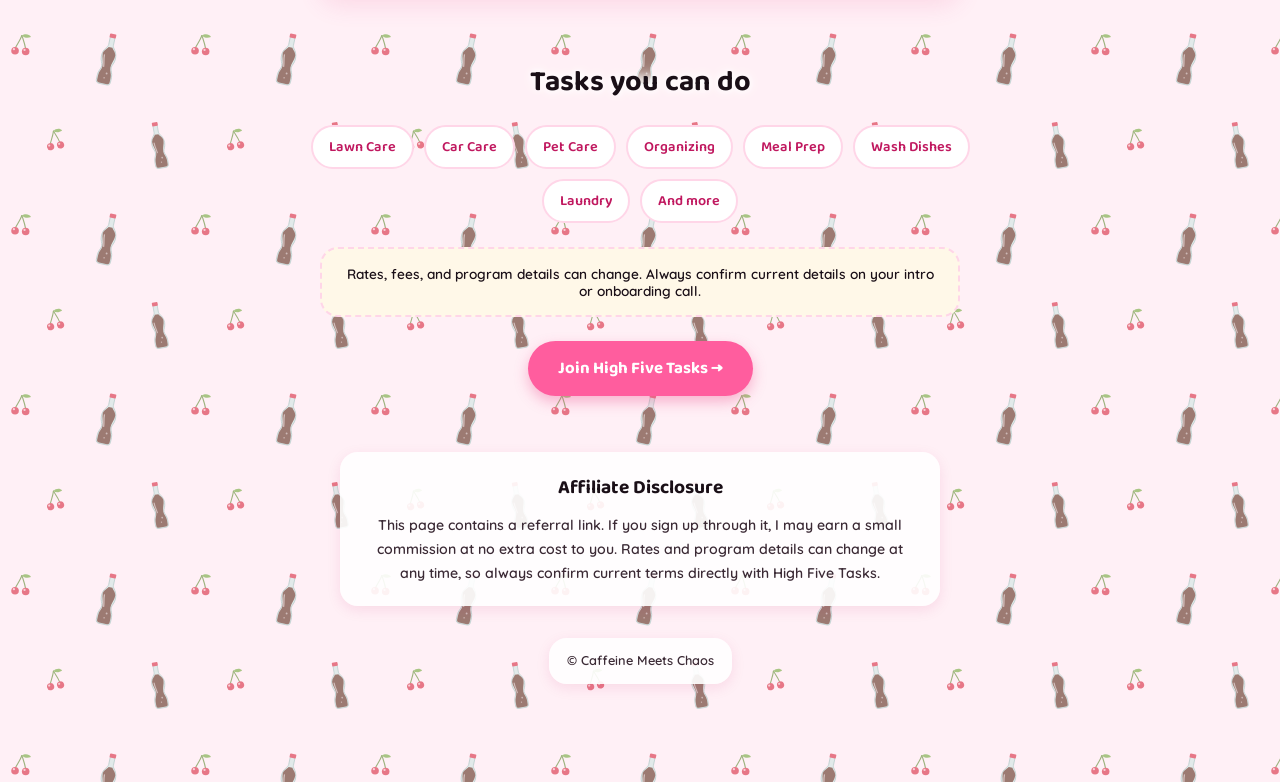
<file: high-five-tasks-info.html>
<!DOCTYPE html>
<html lang="en">
<head>
<meta charset="UTF-8">
<meta name="viewport" content="width=device-width, initial-scale=1.0">
<title>High Five Tasks - Caffeine Meets Chaos</title>
<link rel="preconnect" href="https://fonts.googleapis.com">
<link rel="preconnect" href="https://fonts.gstatic.com" crossorigin>
<link href="https://fonts.googleapis.com/css2?family=Baloo+2:wght@500;600;700;800&family=Chewy&family=Lobster&family=Quicksand:wght@500;600;700&display=swap" rel="stylesheet">
<link rel="stylesheet" href="style.css">
</head>
<body>

<div class="wrap">

  <a class="back-link" href="index.html">← Back to Caffeine Meets Chaos</a>

  <section class="app-hero">
    <img src="high-five-tasks.png" alt="High Five Tasks">
    <h1>High Five Tasks</h1>
    <p class="app-tag">Turn your everyday tasks into income! Record real-life tasks like cleaning, cooking, laundry, lawn care, car care, pet care and more.</p>
  </section>

  <div class="app-cta">
    <a class="btn" href="https://go.highfivetasks.com/jamie-zehnal" target="_blank" rel="noopener">Join High Five Tasks →</a>
  </div>

  <h2 class="section-title">Pay Rate</h2>
  <div class="stat-row">
    <div class="stat-card">
      <p class="stat-label">Pay Rate</p>
      <p class="stat-value">$10/hr</p>
      <p class="stat-detail">For all tasks</p>
    </div>
    <div class="stat-card">
      <p class="stat-label">Payout</p>
      <p class="stat-value">Every Monday</p>
      <p class="stat-detail">$100 minimum cash-out</p>
    </div>
    <div class="stat-card">
      <p class="stat-label">Referral Income</p>
      <p class="stat-value">10% of referral's income</p>
      <p class="stat-detail">Up to $500 per person</p>
    </div>
  </div>

  <h2 class="section-title">How to get started</h2>
  <div class="steps-list">
    <div class="step-item">
      <div class="step-num">1</div>
      <div>
        <h4>Attend an intro call</h4>
        <p>Learn how High Five Tasks works and ask your questions.</p>
      </div>
    </div>
    <div class="step-item">
      <div class="step-num">2</div>
      <div>
        <h4>Get your headset</h4>
        <p>You'll need a compatible head strap to record your tasks.</p>
      </div>
    </div>
    <div class="step-item">
      <div class="step-num">3</div>
      <div>
        <h4>Attend the onboarding call</h4>
        <p>Get set up and start recording tasks.</p>
      </div>
    </div>
  </div>

  <h2 class="section-title">Good to know</h2>
  <div class="requirements-box">
    <h4>Fees &amp; credits</h4>
    <ul>
      <li>$15 platform fee to get started - refunded after 15 hours within your first 7 days</li>
      <li>$15 credit toward a head strap when you work 15 hours your first week</li>
      <li>Minimum 10 hours per week required</li>
    </ul>
  </div>

  <h2 class="section-title">Tasks you can do</h2>
  <div class="task-chip-row">
    <span class="task-chip">Lawn Care</span>
    <span class="task-chip">Car Care</span>
    <span class="task-chip">Pet Care</span>
    <span class="task-chip">Organizing</span>
    <span class="task-chip">Meal Prep</span>
    <span class="task-chip">Wash Dishes</span>
    <span class="task-chip">Laundry</span>
    <span class="task-chip">And more</span>
  </div>

  <div class="faq-note">Rates, fees, and program details can change. Always confirm current details on your intro or onboarding call.</div>

  <div class="app-cta">
    <a class="btn" href="https://go.highfivetasks.com/jamie-zehnal" target="_blank" rel="noopener">Join High Five Tasks →</a>
  </div>

  <div class="disclosure">
    <h3>Affiliate Disclosure</h3>
    <p>This page contains a referral link. If you sign up through it, I may earn a small commission at no extra cost to you. Rates and program details can change at any time, so always confirm current terms directly with High Five Tasks.</p>
  </div>

  <footer>
    <p>© Caffeine Meets Chaos</p>
  </footer>

</div>

</body>
</html>
</file>
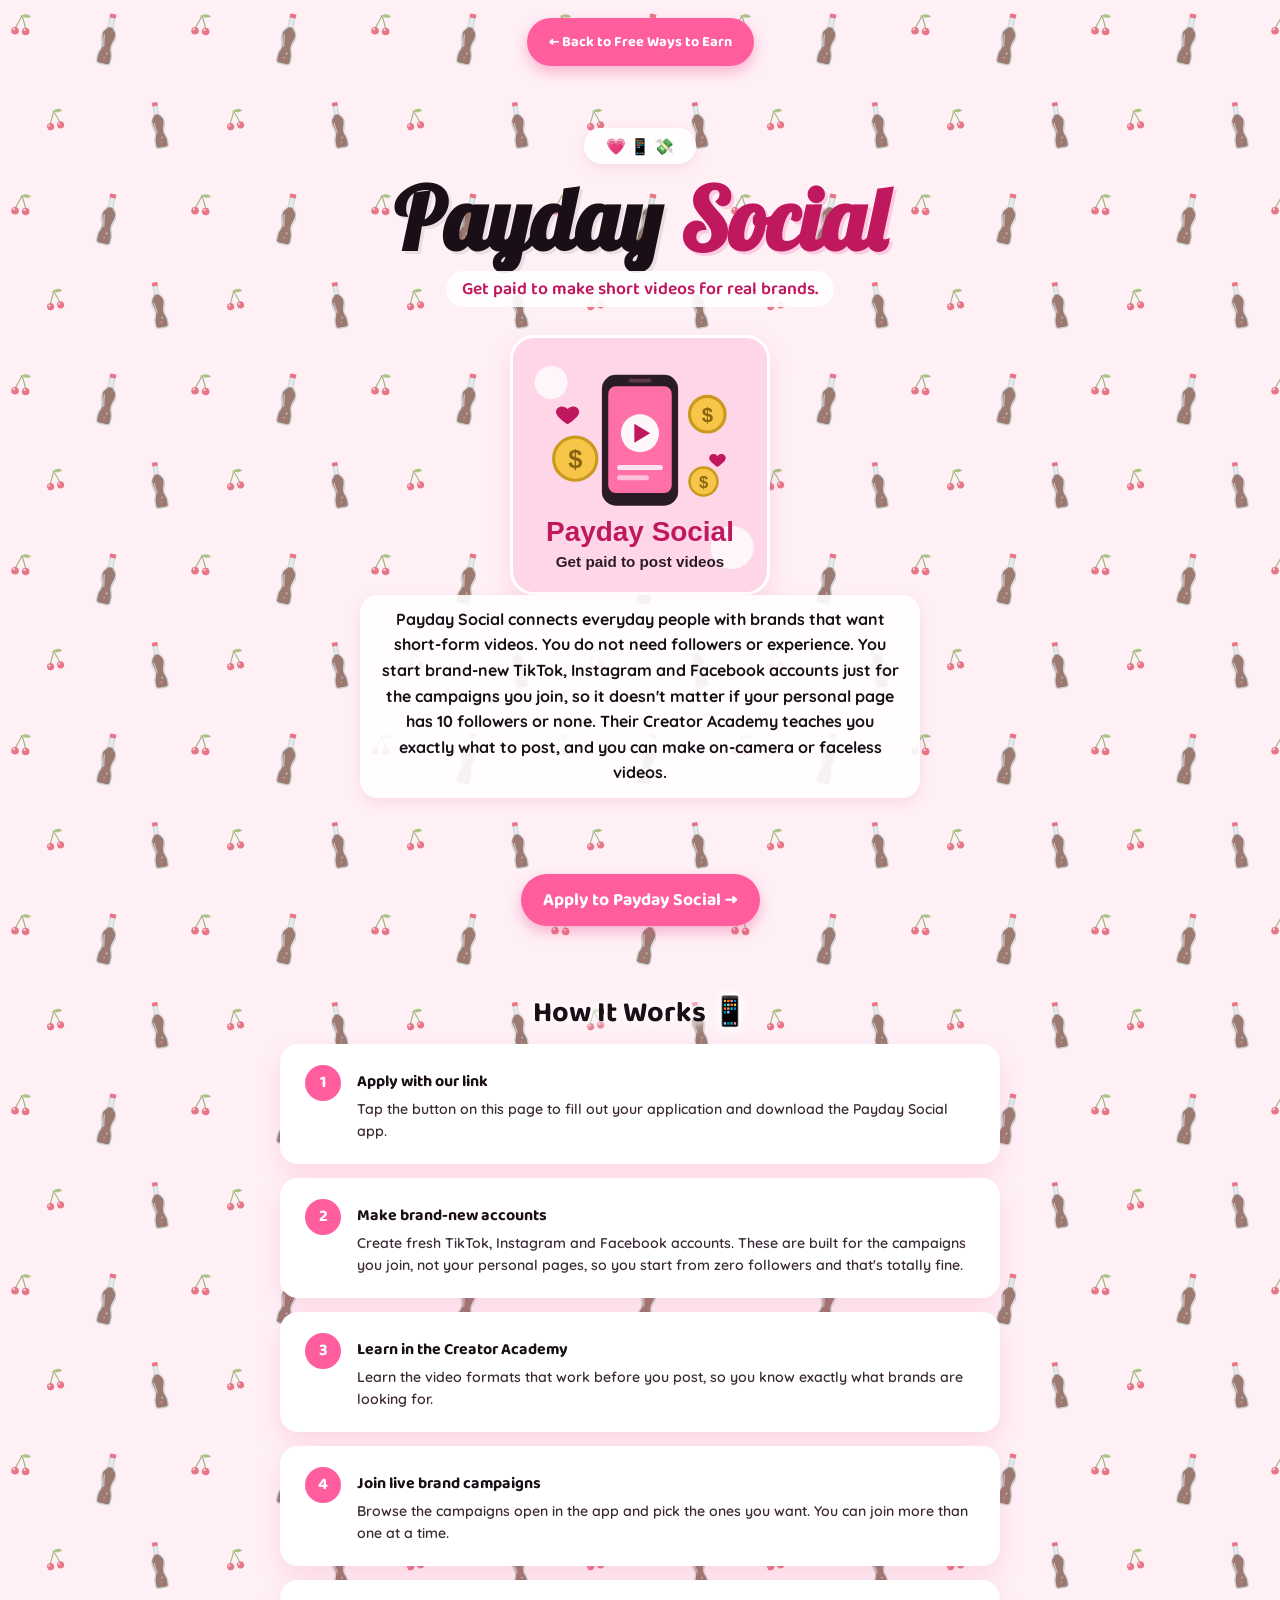
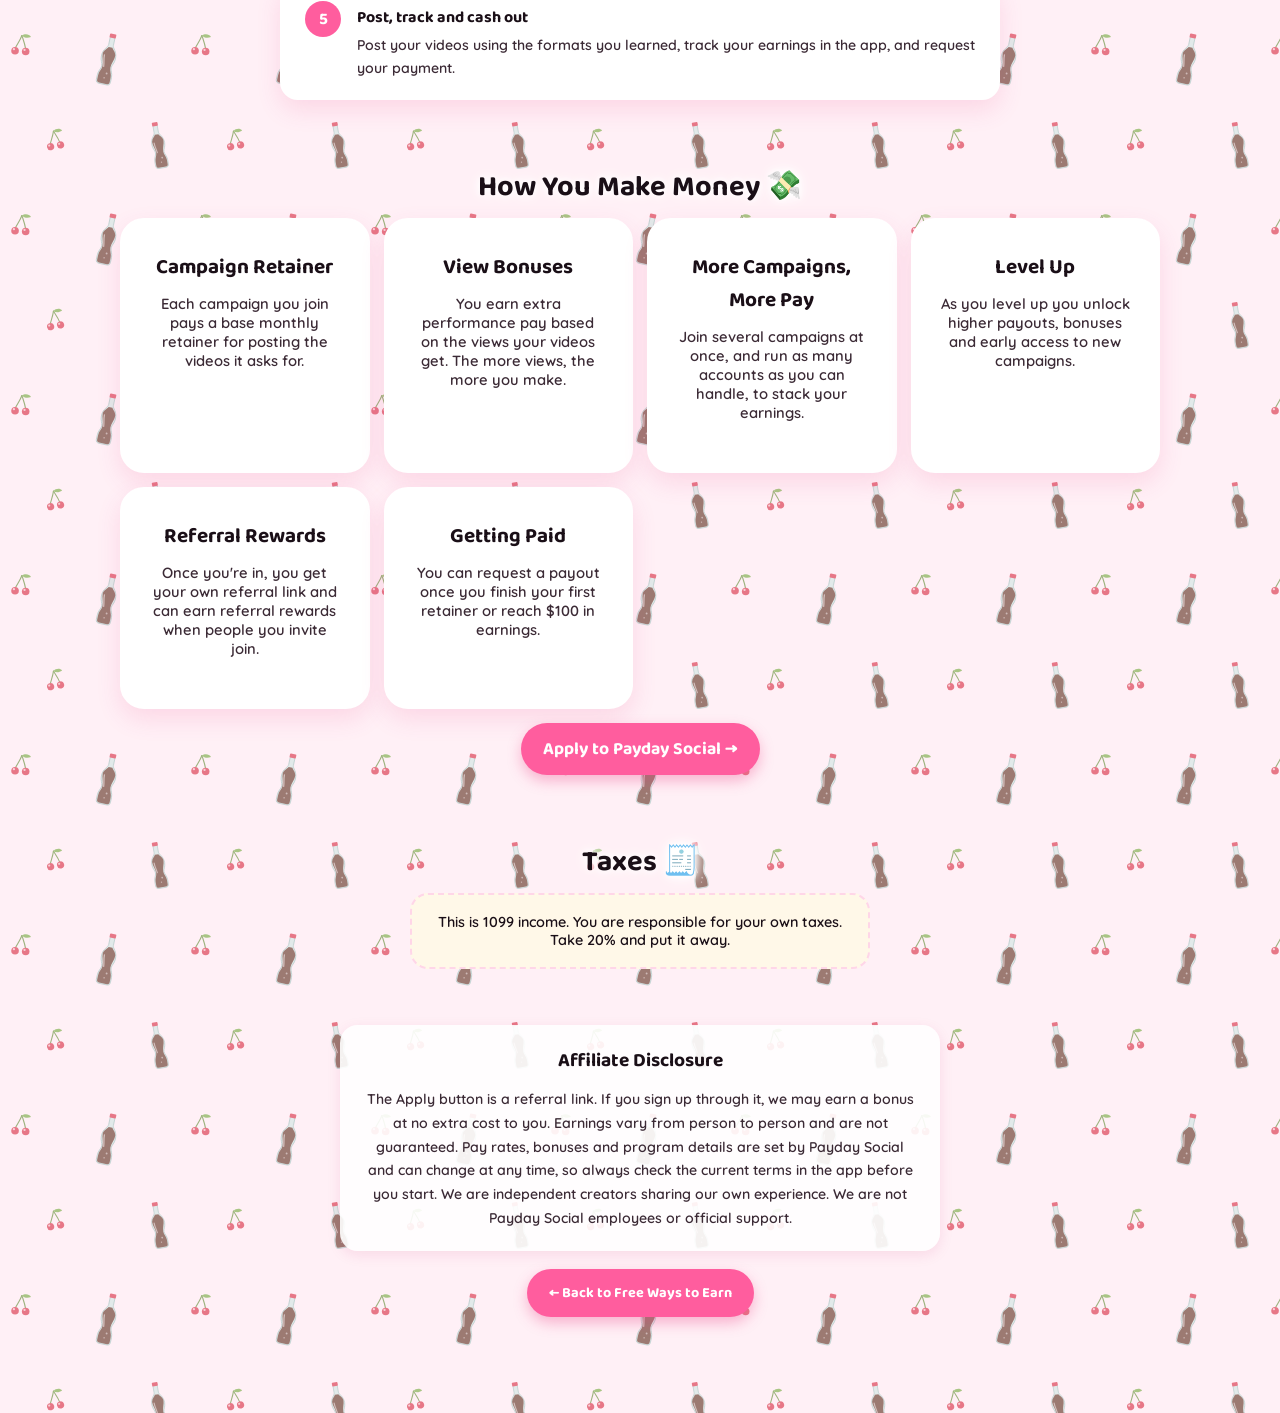
<file: payday-social.html>
<!DOCTYPE html>
<html lang="en">
<head>
<meta charset="UTF-8">
<meta name="viewport" content="width=device-width, initial-scale=1.0">
<title>Payday Social - Get Paid to Post Videos for Brands</title>
<link rel="preconnect" href="https://fonts.googleapis.com">
<link rel="preconnect" href="https://fonts.gstatic.com" crossorigin>
<link href="https://fonts.googleapis.com/css2?family=Baloo+2:wght@500;600;700;800&family=Lobster&family=Quicksand:wght@500;600;700&display=swap" rel="stylesheet">
<link rel="stylesheet" href="style.css">
<style>
.ps-art{display:block;width:min(260px,70%);height:auto;margin:6px auto 0;border-radius:24px;border:3px solid #fff;box-shadow:var(--shadow);}
.ps-cta{display:flex;justify-content:center;margin:14px 0;}
.ps-cta .btn{font-size:1.1rem;}
.ps-back{display:flex;justify-content:center;margin:18px 0 6px;}
.ps-grid{display:grid;grid-template-columns:repeat(auto-fit,minmax(230px,1fr));gap:14px;}
.ps-grid .text-card h3{margin-top:0;}
</style>
</head>
<body>

<div class="wrap">

  <div class="ps-back"><a class="btn" href="index.html#earn">← Back to Free Ways to Earn</a></div>

  <section class="hero">
    <div class="heart-row">💗 📱 💸</div>
    <h1 class="logo">
      <span class="dark-part">Payday</span>
      <span class="pink-part">Social</span>
    </h1>
    <p class="tagline">Get paid to make short videos for real brands.</p>
    <img class="ps-art" src="payday-social.svg" alt="Payday Social: get paid to post videos">
    <p class="bio">Payday Social connects everyday people with brands that want short-form videos. You do <strong>not</strong> need followers or experience. You start brand-new TikTok, Instagram and Facebook accounts just for the campaigns you join, so it doesn't matter if your personal page has 10 followers or none. Their Creator Academy teaches you exactly what to post, and you can make on-camera or faceless videos.</p>
  </section>

  <div class="ps-cta"><a class="btn" href="https://payday.social/apply?ref=JAMI6906" target="_blank" rel="noopener">Apply to Payday Social →</a></div>

  <h2 class="section-title">How It Works 📱</h2>
  <div class="steps-list">
    <div class="step-item"><span class="step-num">1</span><div><h4>Apply with our link</h4><p>Tap the button on this page to fill out your application and download the Payday Social app.</p></div></div>
    <div class="step-item"><span class="step-num">2</span><div><h4>Make brand-new accounts</h4><p>Create fresh TikTok, Instagram and Facebook accounts. These are built for the campaigns you join, not your personal pages, so you start from zero followers and that's totally fine.</p></div></div>
    <div class="step-item"><span class="step-num">3</span><div><h4>Learn in the Creator Academy</h4><p>Learn the video formats that work before you post, so you know exactly what brands are looking for.</p></div></div>
    <div class="step-item"><span class="step-num">4</span><div><h4>Join live brand campaigns</h4><p>Browse the campaigns open in the app and pick the ones you want. You can join more than one at a time.</p></div></div>
    <div class="step-item"><span class="step-num">5</span><div><h4>Post, track and cash out</h4><p>Post your videos using the formats you learned, track your earnings in the app, and request your payment.</p></div></div>
  </div>

  <h2 class="section-title">How You Make Money 💸</h2>
  <div class="ps-grid">
    <div class="text-card">
      <h3>Campaign Retainer</h3>
      <p>Each campaign you join pays a base monthly retainer for posting the videos it asks for.</p>
    </div>
    <div class="text-card">
      <h3>View Bonuses</h3>
      <p>You earn extra performance pay based on the views your videos get. The more views, the more you make.</p>
    </div>
    <div class="text-card">
      <h3>More Campaigns, More Pay</h3>
      <p>Join several campaigns at once, and run as many accounts as you can handle, to stack your earnings.</p>
    </div>
    <div class="text-card">
      <h3>Level Up</h3>
      <p>As you level up you unlock higher payouts, bonuses and early access to new campaigns.</p>
    </div>
    <div class="text-card">
      <h3>Referral Rewards</h3>
      <p>Once you're in, you get your own referral link and can earn referral rewards when people you invite join.</p>
    </div>
    <div class="text-card">
      <h3>Getting Paid</h3>
      <p>You can request a payout once you finish your first retainer or reach $100 in earnings.</p>
    </div>
  </div>

  <div class="ps-cta"><a class="btn" href="https://payday.social/apply?ref=JAMI6906" target="_blank" rel="noopener">Apply to Payday Social →</a></div>

  <h2 class="section-title">Taxes 🧾</h2>
  <div class="tax-note">This is 1099 income. You are responsible for your own taxes. Take 20% and put it away.</div>

  <div class="disclosure">
    <h3>Affiliate Disclosure</h3>
    <p>The Apply button is a referral link. If you sign up through it, we may earn a bonus at no extra cost to you. Earnings vary from person to person and are not guaranteed. Pay rates, bonuses and program details are set by Payday Social and can change at any time, so always check the current terms in the app before you start. We are independent creators sharing our own experience. We are not Payday Social employees or official support.</p>
  </div>

  <div class="ps-back"><a class="btn" href="index.html#earn">← Back to Free Ways to Earn</a></div>

</div>

</body>
</html>
</file>
<file: style.css>
:root{--pink-bg:#FFF0F6;--pink-card:#FFFFFF;--pink-soft:#FFD6E8;--pink-hot:#FF5D9E;--pink-hot-deep:#C0185F;--ink:#1A0F17;--ink-soft:#3B2A35;--shadow:0 10px 24px rgba(235,62,133,0.14);}
*{box-sizing:border-box;}
body{margin:0;background-color:var(--pink-bg);background-image:url("data:image/svg+xml;utf8,<svg xmlns='http://www.w3.org/2000/svg' width='180' height='180' viewBox='0 0 180 180'><g opacity='0.6'><g transform='translate(12 14) rotate(0) scale(0.38)'><path d='M26 4 C22 16 14 26 8 38' stroke='%235C8A2E' stroke-width='3' fill='none' stroke-linecap='round'/><path d='M26 4 C30 16 34 26 36 40' stroke='%235C8A2E' stroke-width='3' fill='none' stroke-linecap='round'/><path d='M26 4 C34 -2 46 0 50 8 C40 12 32 10 26 4Z' fill='%236FA83A'/><circle cx='8' cy='44' r='10' fill='%23D7263D'/><circle cx='36' cy='46' r='10' fill='%23D7263D'/><circle cx='5' cy='40' r='3' fill='%23fff' opacity='.7'/><circle cx='33' cy='42' r='3' fill='%23fff' opacity='.7'/></g><g transform='translate(104 12) rotate(12) scale(0.8)'><path d='M9 4 L15 4 L15 14 C15 18 21 20 21 30 C21 36 18 38 18 42 C18 46 21 48 21 54 L21 60 C21 63 19 64 17 64 L7 64 C5 64 3 63 3 60 L3 54 C3 48 6 46 6 42 C6 38 3 36 3 30 C3 20 9 18 9 14Z' fill='%23CFE6E2' stroke='%238FB8B2' stroke-width='1'/><path d='M4 26 C5 21 9 19 9.5 17 L14.5 17 C15 19 19 21 20 26 C20 32 17 36 17 42 C17 46 20 49 20 54 L20 60 C20 62 19 63 17 63 L7 63 C5 63 4 62 4 60 L4 54 C4 49 7 46 7 42 C7 36 4 32 4 26Z' fill='%235A2A1A'/><rect x='8' y='0' width='8' height='5' rx='1' fill='%23D7263D'/><path d='M6.5 28 C6.5 34 8.5 38 8.5 42' stroke='%23fff' stroke-width='1.6' fill='none' opacity='.55' stroke-linecap='round'/><circle cx='14' cy='50' r='1.2' fill='%23fff' opacity='.5'/><circle cx='12' cy='56' r='0.9' fill='%23fff' opacity='.5'/></g><g transform='translate(44 112) rotate(-14) scale(0.36)'><path d='M26 4 C22 16 14 26 8 38' stroke='%235C8A2E' stroke-width='3' fill='none' stroke-linecap='round'/><path d='M26 4 C30 16 34 26 36 40' stroke='%235C8A2E' stroke-width='3' fill='none' stroke-linecap='round'/><path d='M26 4 C34 -2 46 0 50 8 C40 12 32 10 26 4Z' fill='%236FA83A'/><circle cx='8' cy='44' r='10' fill='%23D7263D'/><circle cx='36' cy='46' r='10' fill='%23D7263D'/><circle cx='5' cy='40' r='3' fill='%23fff' opacity='.7'/><circle cx='33' cy='42' r='3' fill='%23fff' opacity='.7'/></g><g transform='translate(146 104) rotate(-10) scale(0.72)'><path d='M9 4 L15 4 L15 14 C15 18 21 20 21 30 C21 36 18 38 18 42 C18 46 21 48 21 54 L21 60 C21 63 19 64 17 64 L7 64 C5 64 3 63 3 60 L3 54 C3 48 6 46 6 42 C6 38 3 36 3 30 C3 20 9 18 9 14Z' fill='%23CFE6E2' stroke='%238FB8B2' stroke-width='1'/><path d='M4 26 C5 21 9 19 9.5 17 L14.5 17 C15 19 19 21 20 26 C20 32 17 36 17 42 C17 46 20 49 20 54 L20 60 C20 62 19 63 17 63 L7 63 C5 63 4 62 4 60 L4 54 C4 49 7 46 7 42 C7 36 4 32 4 26Z' fill='%235A2A1A'/><rect x='8' y='0' width='8' height='5' rx='1' fill='%23D7263D'/><path d='M6.5 28 C6.5 34 8.5 38 8.5 42' stroke='%23fff' stroke-width='1.6' fill='none' opacity='.55' stroke-linecap='round'/><circle cx='14' cy='50' r='1.2' fill='%23fff' opacity='.5'/><circle cx='12' cy='56' r='0.9' fill='%23fff' opacity='.5'/></g></g></svg>");background-size:180px 180px;color:var(--ink);font-family:'Quicksand',sans-serif;font-weight:500;-webkit-font-smoothing:antialiased;}
h1,h2,h3,.btn,.badge-label{font-family:'Baloo 2',cursive;}
.wrap{max-width:1080px;margin:0 auto;padding:0 20px 90px;}
a{text-decoration:none;color:inherit;}
img{max-width:100%;display:block;}
.hero{text-align:center;padding:56px 0 36px;}
.hero .tagline,.section-title{text-shadow:0 0 6px #fff,0 0 12px #fff,0 0 18px #fff;}
.hero p.bio,.section-sub,.app-tag,.disclosure,footer p{background:rgba(255,255,255,0.9);border-radius:18px;padding:12px 18px;box-shadow:0 4px 14px rgba(192,24,95,0.10);}
.hero .tagline{display:inline-block;background:rgba(255,255,255,0.9);border-radius:100px;padding:4px 16px;}
footer p{display:inline-block;}
.disclosure{padding:20px 24px;}
.hero .heart-row{display:inline-flex;justify-content:center;align-items:flex-end;gap:14px;margin-bottom:10px;background:rgba(255,255,255,0.9);border-radius:100px;padding:8px 22px;box-shadow:0 4px 14px rgba(192,24,95,0.10);}
.hero .heart-row svg{display:block;filter:drop-shadow(0 3px 4px rgba(0,0,0,0.12));}
.logo{font-family:'Lobster',cursive;font-size:clamp(3.2rem,10vw,5.4rem);margin:0 0 6px;line-height:1.05;}
.logo .dark-part{display:inline-block;color:var(--ink);text-shadow:3px 3px 0 rgba(0,0,0,0.08);animation:bounce 1.4s ease-in-out infinite;}
.logo .pink-part{display:inline-block;color:var(--pink-hot-deep);text-shadow:3px 3px 0 rgba(235,62,133,0.2);animation:bounce 1.4s ease-in-out infinite;}
@keyframes bounce{0%,50%,100%{transform:translateY(0);}25%{transform:translateY(-22px);}}
.hero .tagline{font-family:'Baloo 2',cursive;font-weight:600;font-size:1.1rem;color:var(--pink-hot-deep);margin:0 0 22px;}
.hero p.bio{max-width:560px;margin:0 auto 26px;color:var(--ink);font-weight:700;font-size:1rem;line-height:1.6;}
.socials{display:flex;justify-content:center;gap:10px;flex-wrap:wrap;}
.socials a{padding:9px 18px;border-radius:100px;background:#fff;border:2px solid var(--pink-soft);font-family:'Baloo 2',cursive;font-weight:600;font-size:0.85rem;color:var(--pink-hot-deep);transition:transform .15s ease,background .15s ease;}
.socials a:hover{background:var(--pink-soft);transform:translateY(-2px);}
.socials a.meta-link{border-color:var(--pink-hot-deep);}
.section-title{text-align:center;font-size:1.8rem;font-weight:700;margin:64px 0 8px;color:var(--ink);}
.section-sub{text-align:center;color:var(--ink);font-weight:700;margin:0 auto 30px;font-size:0.95rem;max-width:560px;}
.btn{display:inline-block;background:var(--pink-hot);color:#fff;font-weight:700;font-size:0.9rem;padding:12px 22px;border-radius:100px;box-shadow:0 6px 14px rgba(235,62,133,0.35);transition:background .15s ease,transform .15s ease;}
.btn:hover{background:var(--pink-hot-deep);transform:translateY(-2px);}
.subrow{display:grid;grid-template-columns:repeat(2,1fr);gap:22px;margin-top:24px;max-width:720px;margin-left:auto;margin-right:auto;}
@media (max-width:520px){.subrow{grid-template-columns:1fr;}}
.sub-card{background:var(--pink-card);border-radius:24px;overflow:hidden;box-shadow:var(--shadow);border:3px solid #fff;transition:transform .15s ease;}
.sub-card[href]:hover{transform:translateY(-3px);}
.sub-card img{width:100%;}
.sub-card .sub-body{padding:16px 18px 20px;text-align:center;}
.sub-card h4{font-family:'Baloo 2',cursive;font-size:1.05rem;margin:0 0 4px;}
.sub-card .code{display:block;font-family:'Baloo 2',cursive;color:var(--pink-hot-deep);font-size:0.8rem;font-weight:600;}
.sub-card .tap-note{display:inline-block;margin-top:8px;font-size:0.8rem;font-weight:700;color:var(--ink-soft);}
.tax-note{max-width:460px;margin:0 auto 24px;background:#FFF8E8;border:2px dashed var(--pink-soft);border-radius:18px;padding:18px 22px;text-align:center;color:var(--ink);font-weight:600;font-size:0.9rem;}
.ribbon{margin-top:64px;text-align:center;background:var(--pink-soft);border-radius:100px;padding:16px 20px;font-family:'Baloo 2',cursive;font-weight:700;color:var(--pink-hot-deep);font-size:1rem;}
.disclosure{max-width:600px;margin:56px auto 0;text-align:center;color:var(--ink-soft);font-weight:600;font-size:0.88rem;line-height:1.7;}
.disclosure h3{font-family:'Baloo 2',cursive;color:var(--ink);font-size:1.2rem;margin:0 0 10px;}
.disclosure p{margin:0;}
footer{margin-top:32px;text-align:center;color:var(--ink-soft);font-size:0.8rem;font-weight:600;line-height:1.7;}
footer p{margin:0 0 8px;}
.faq-list{max-width:720px;margin:0 auto;display:flex;flex-direction:column;gap:14px;}
.faq-item{background:var(--pink-card);border-radius:18px;border:3px solid #fff;box-shadow:var(--shadow);padding:18px 22px;}
.faq-item h4{font-family:'Baloo 2',cursive;font-size:1rem;margin:0 0 8px;color:var(--ink);}
.faq-item p{color:var(--ink-soft);font-weight:600;font-size:0.88rem;margin:0;line-height:1.6;}
.faq-note{max-width:640px;margin:24px auto 0;background:#FFF8E8;border:2px dashed var(--pink-soft);border-radius:18px;padding:16px 20px;text-align:center;color:var(--ink);font-weight:600;font-size:0.85rem;}
.back-link{display:inline-block;margin-top:22px;padding:8px 16px;border-radius:100px;background:#fff;border:2px solid var(--pink-soft);font-family:'Baloo 2',cursive;font-weight:600;font-size:0.85rem;color:var(--pink-hot-deep);}
.app-hero{text-align:center;padding:20px 0 10px;}
.app-hero img{box-shadow:var(--shadow);max-width:260px;width:100%;margin:10px auto 22px;border-radius:24px;border:3px solid #fff;}
.app-hero h1{font-size:clamp(2.2rem,7vw,3rem);margin:0 0 8px;color:var(--ink);line-height:1.1;}
.app-tag{max-width:560px;margin:0 auto;color:var(--ink-soft);font-weight:600;font-size:1rem;line-height:1.6;}
.app-cta{text-align:center;margin:24px 0 8px;}
.app-cta .btn{font-size:1.05rem;padding:14px 30px;}
.app-cta .code-note{margin:12px 0 0;color:var(--ink-soft);font-weight:600;font-size:0.9rem;}
.app-cta .code-note strong{color:var(--pink-hot-deep);font-family:'Baloo 2',cursive;font-size:1.05rem;}
.stat-row{display:grid;grid-template-columns:repeat(auto-fit,minmax(180px,1fr));gap:18px;margin-top:28px;}
.stat-card{background:var(--pink-card);border-radius:20px;border:3px solid #fff;box-shadow:var(--shadow);padding:20px 18px;text-align:center;}
.stat-label{margin:0 0 4px;font-size:0.78rem;font-weight:700;text-transform:uppercase;letter-spacing:1px;color:var(--ink-soft);}
.stat-value{margin:0;font-family:'Baloo 2',cursive;font-size:1.35rem;font-weight:700;color:var(--pink-hot-deep);line-height:1.25;}
.stat-detail{margin:6px 0 0;font-size:0.82rem;font-weight:600;color:var(--ink-soft);}
.requirements-box{max-width:640px;margin:0 auto 18px;background:var(--pink-card);border-radius:20px;border:3px solid var(--pink-soft);box-shadow:var(--shadow);padding:22px 26px;}
.requirements-box h4{font-family:'Baloo 2',cursive;font-size:1.05rem;margin:0 0 8px;color:var(--ink);}
.requirements-box ul{margin:0;padding-left:20px;color:var(--ink-soft);font-weight:600;font-size:0.92rem;line-height:1.7;}
.requirements-box p{margin:0;color:var(--ink-soft);font-weight:600;font-size:0.92rem;line-height:1.7;}
.task-chip-row{display:flex;flex-wrap:wrap;justify-content:center;gap:10px;max-width:720px;margin:20px auto 0;}
.task-chip{background:#fff;border:2px solid var(--pink-soft);border-radius:100px;padding:8px 16px;font-family:'Baloo 2',cursive;font-weight:600;font-size:0.9rem;color:var(--pink-hot-deep);}
.steps-list{max-width:720px;margin:0 auto;display:flex;flex-direction:column;gap:14px;}
.step-item{display:flex;gap:16px;align-items:flex-start;background:var(--pink-card);border-radius:18px;border:3px solid #fff;box-shadow:var(--shadow);padding:18px 22px;}
.step-num{flex-shrink:0;width:36px;height:36px;border-radius:50%;background:var(--pink-hot);color:#fff;font-family:'Baloo 2',cursive;font-weight:700;font-size:1.05rem;display:flex;align-items:center;justify-content:center;}
.step-item h4{font-family:'Baloo 2',cursive;font-size:1rem;margin:4px 0 4px;color:var(--ink);}
.step-item p{color:var(--ink-soft);font-weight:600;font-size:0.88rem;margin:0;line-height:1.6;}
.text-card{max-width:460px;margin:0 auto;background:var(--pink-card);border-radius:24px;box-shadow:var(--shadow);border:3px solid #fff;padding:30px 26px;text-align:center;}
.text-card h3{font-size:1.3rem;margin:0 0 10px;}
.text-card p{color:var(--ink-soft);font-weight:600;font-size:0.92rem;margin:0 0 18px;}
.app-cta .btn + .btn{margin-left:10px;}
@media (max-width:560px){.app-cta .btn{display:block;max-width:320px;margin:0 auto 12px;}.app-cta .btn + .btn{margin-left:auto;}}

/* ---- 1-on-1 Help & Support ---- */
.help-grid{display:grid;grid-template-columns:repeat(2,1fr);gap:22px;align-items:stretch;margin-top:8px;max-width:820px;margin-left:auto;margin-right:auto;}
@media (max-width:900px){.help-grid{grid-template-columns:1fr;max-width:520px;margin-left:auto;margin-right:auto;}}
.help-card{position:relative;background:var(--pink-card);border-radius:24px;border:3px solid #fff;box-shadow:var(--shadow);padding:30px 24px 26px;display:flex;flex-direction:column;text-align:center;}
.help-card--featured{border-color:var(--pink-hot);}
.help-ribbon{position:absolute;top:-15px;left:50%;transform:translateX(-50%);background:var(--pink-hot-deep);color:#fff;font-family:'Baloo 2',cursive;font-weight:700;font-size:0.8rem;padding:5px 16px;border-radius:100px;white-space:nowrap;box-shadow:0 4px 10px rgba(235,62,133,0.3);}
.help-time{display:inline-block;align-self:center;margin:0 0 10px;padding:5px 14px;border-radius:100px;background:var(--pink-soft);color:var(--pink-hot-deep);font-family:'Baloo 2',cursive;font-weight:700;font-size:0.85rem;}
.help-card h3{font-size:1.25rem;line-height:1.2;margin:0 0 4px;color:var(--ink);}
.help-price{margin:0 0 10px;font-family:'Baloo 2',cursive;font-weight:800;font-size:2.6rem;line-height:1;color:var(--pink-hot-deep);}
.help-for{margin:0 0 16px;color:var(--ink-soft);font-weight:600;font-size:0.9rem;line-height:1.5;}
.help-plus{margin:0 0 8px;font-family:'Baloo 2',cursive;font-weight:700;font-size:0.92rem;color:var(--ink);background:#FFF8E8;border-radius:12px;padding:8px 12px;}
.help-list{list-style:none;margin:0 0 22px;padding:0;text-align:left;flex:1;}
.help-list li{position:relative;padding:6px 0 6px 26px;color:var(--ink-soft);font-weight:600;font-size:0.88rem;line-height:1.45;border-bottom:1px dashed var(--pink-soft);}
.help-list li:last-child{border-bottom:none;}
.help-list li::before{content:'♥';position:absolute;left:4px;top:6px;color:var(--pink-hot);font-size:0.85rem;}
.help-btn{display:block;width:100%;text-align:center;font-size:1rem;padding:14px 18px;}
.help-subtitle{text-align:center;font-size:1.4rem;margin:48px 0 18px;color:var(--ink);}
.help-note{max-width:640px;margin:22px auto 0;}
.help-disclaimer{max-width:640px;margin:18px auto 0;text-align:center;color:var(--ink-soft);font-weight:600;font-size:0.8rem;line-height:1.6;}
@media (min-width:901px){.help-card h3{min-height:2.4em;display:flex;align-items:center;justify-content:center;}}
.help-subtitle{text-shadow:0 0 6px #fff,0 0 12px #fff,0 0 18px #fff;}
.help-disclaimer{background:rgba(255,255,255,0.9);border-radius:18px;padding:14px 20px;box-shadow:0 4px 14px rgba(192,24,95,0.10);color:var(--ink-soft);}

.bundle-card{position:relative;max-width:820px;margin:8px auto 34px;background:var(--pink-card);border-radius:24px;border:3px solid var(--pink-hot);box-shadow:var(--shadow);padding:30px 24px 26px;display:grid;grid-template-columns:300px 1fr;gap:24px;align-items:start;}
.bundle-img{width:100%;height:auto;border-radius:18px;display:block;}
.bundle-body{display:flex;flex-direction:column;text-align:center;}
.bundle-body .help-list li strong{color:var(--ink);}
.bundle-after{margin:0 0 18px;font-size:0.85rem;line-height:1.5;color:var(--ink-soft);font-weight:600;background:#FFF8E8;border-radius:12px;padding:10px 12px;text-align:left;}
@media (max-width:900px){.bundle-card{grid-template-columns:1fr;max-width:520px;}.bundle-img{max-width:360px;margin:0 auto;}}
</file>
